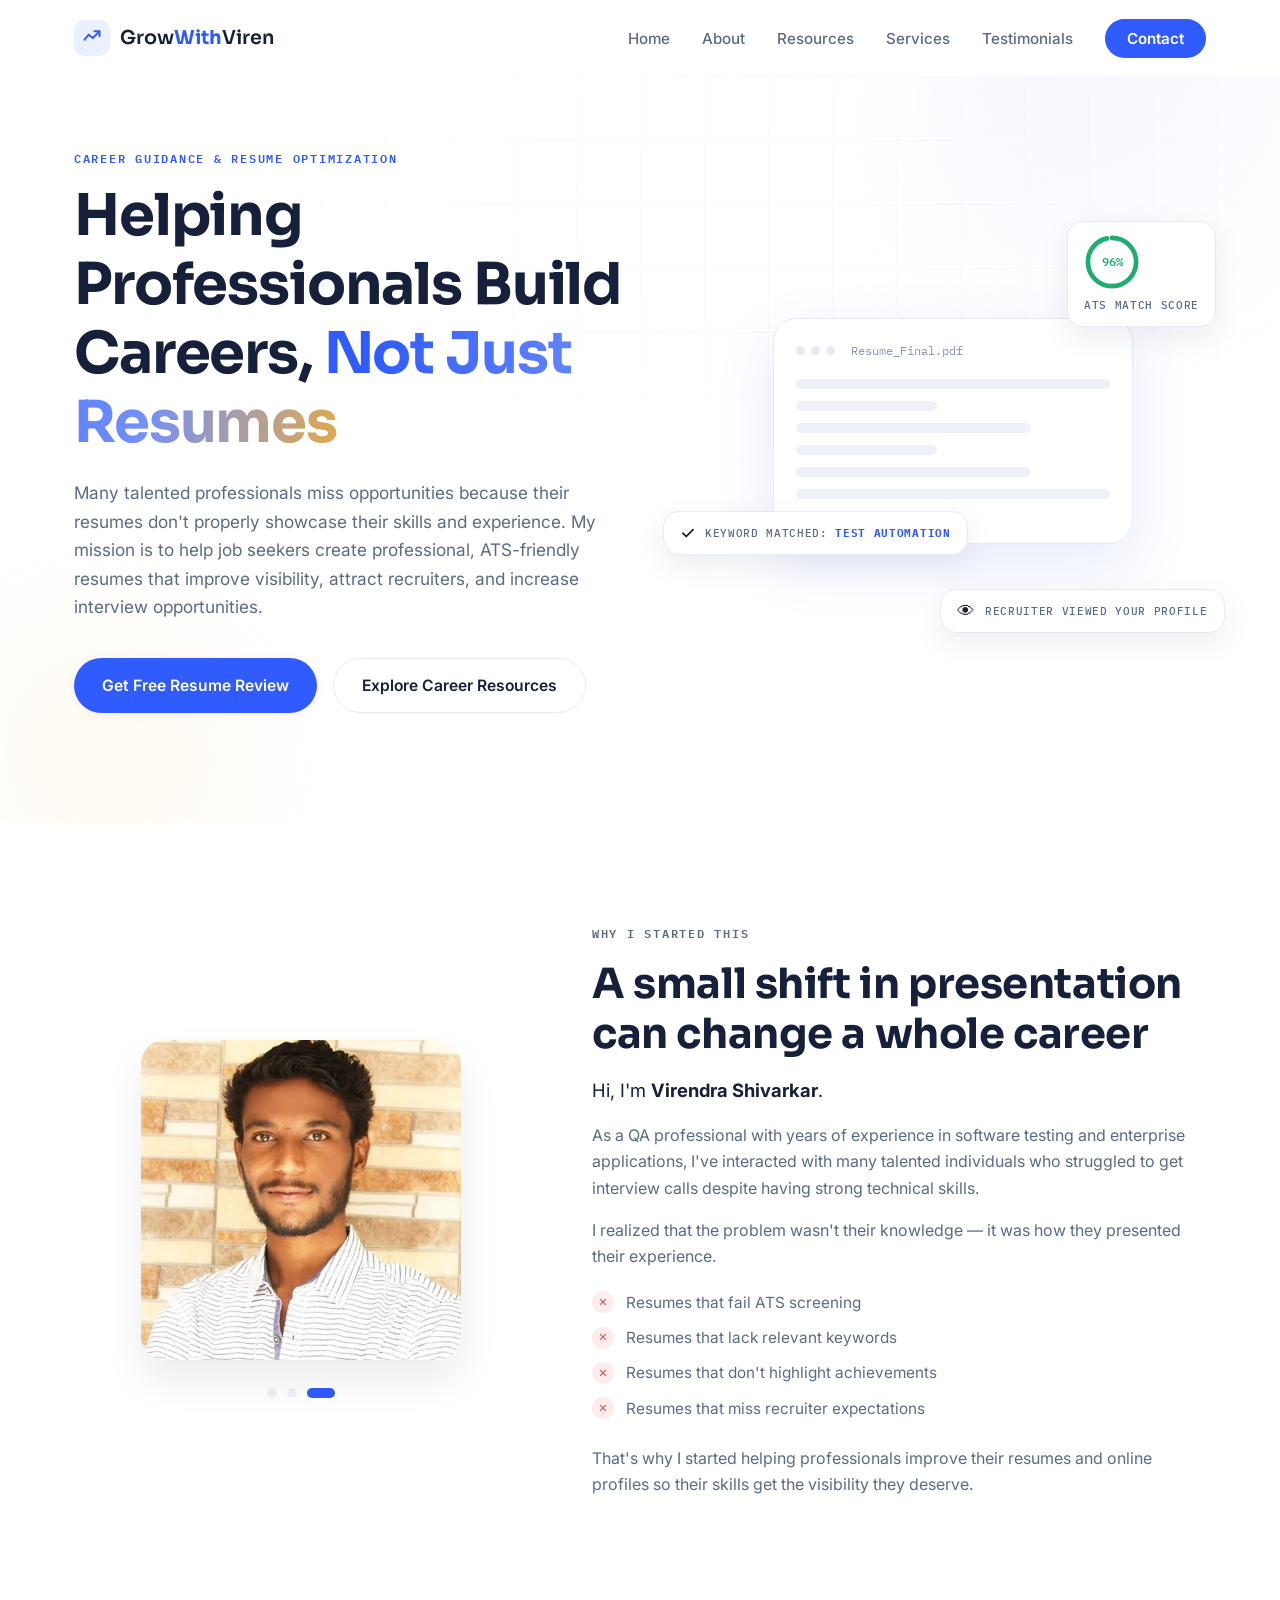
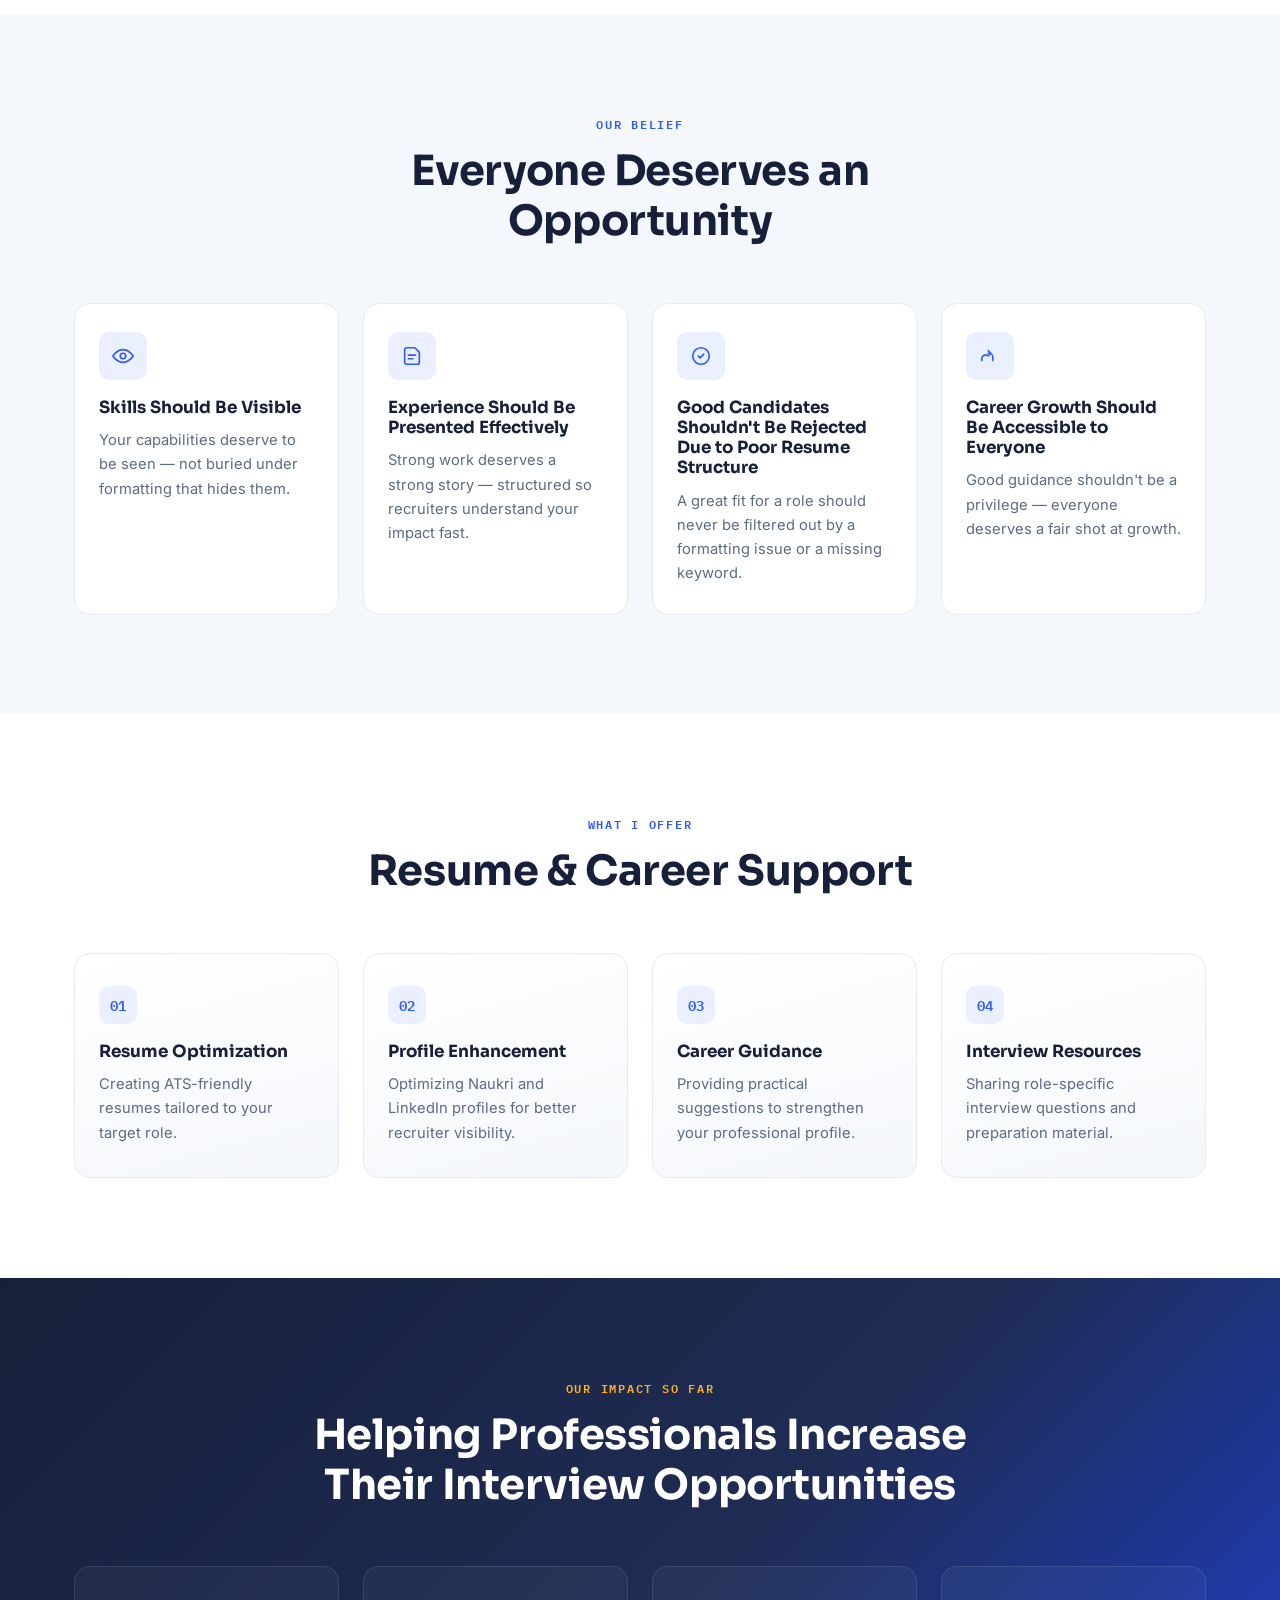
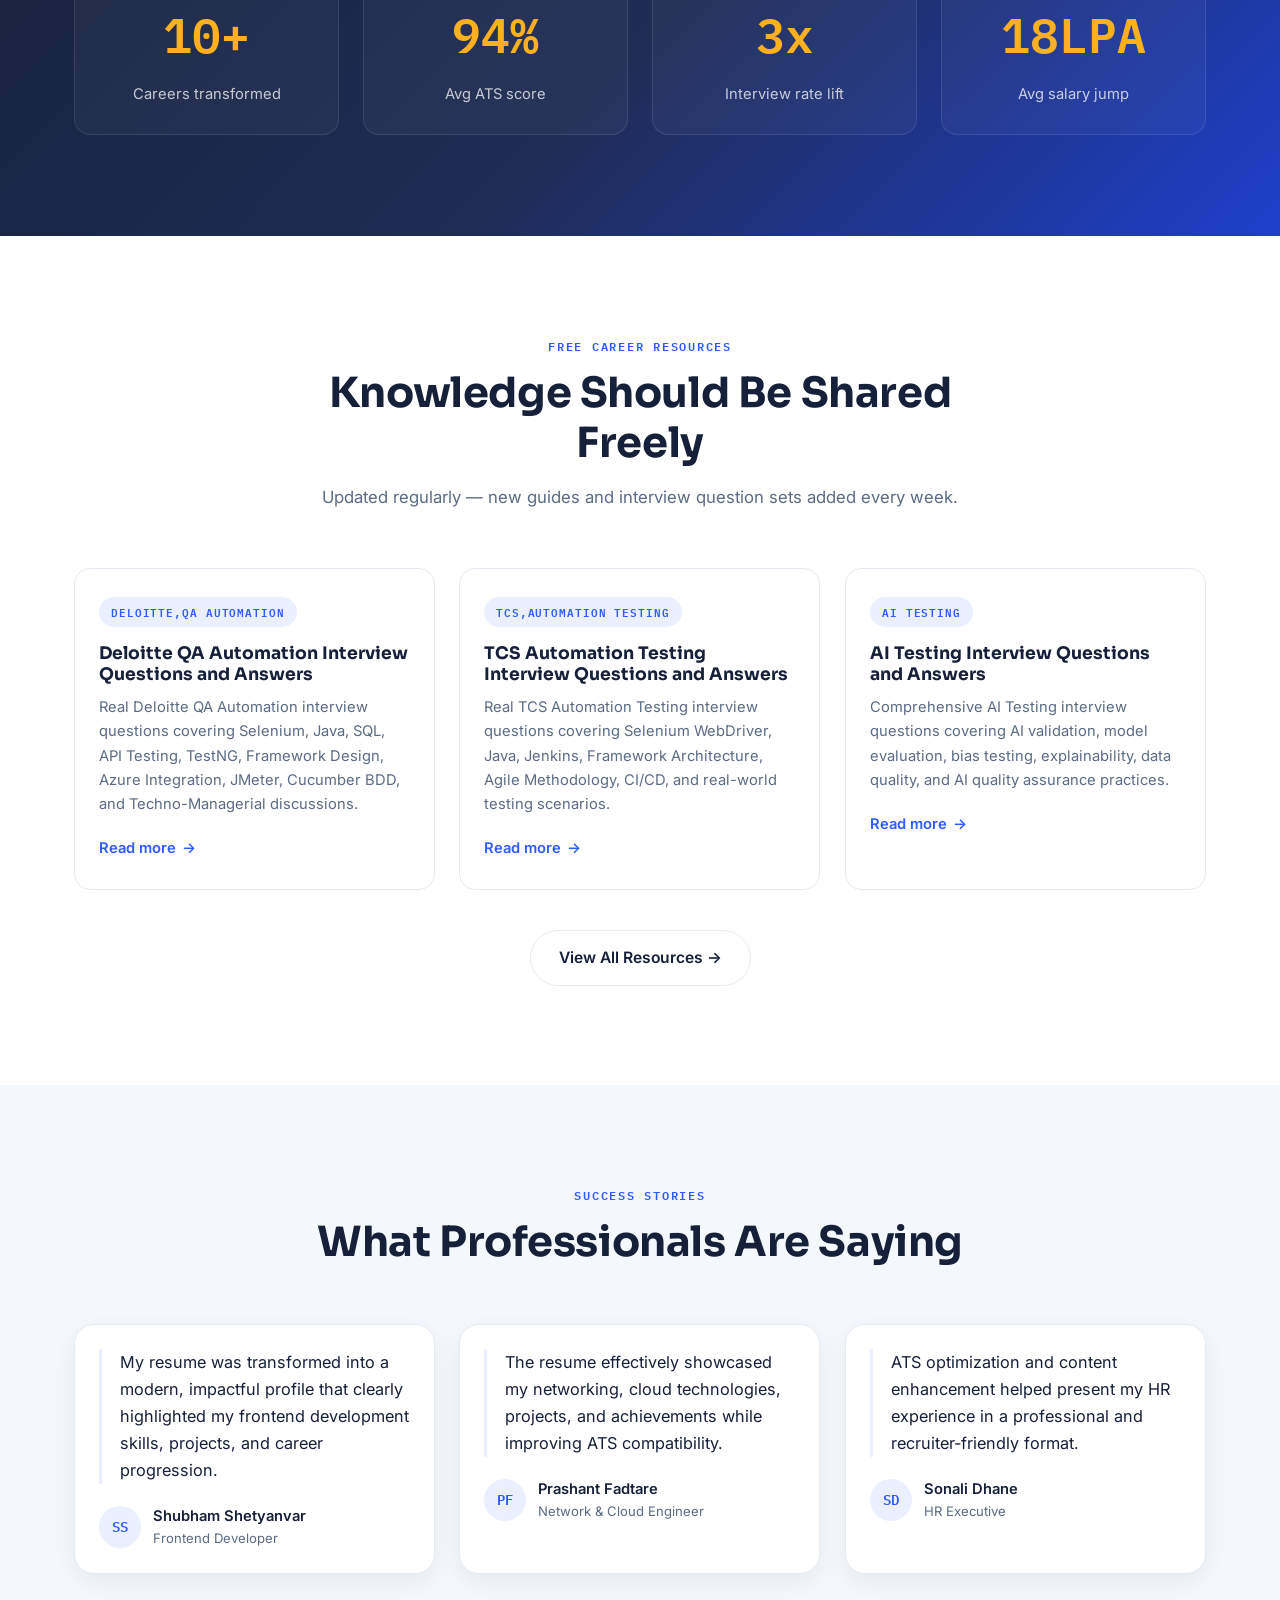
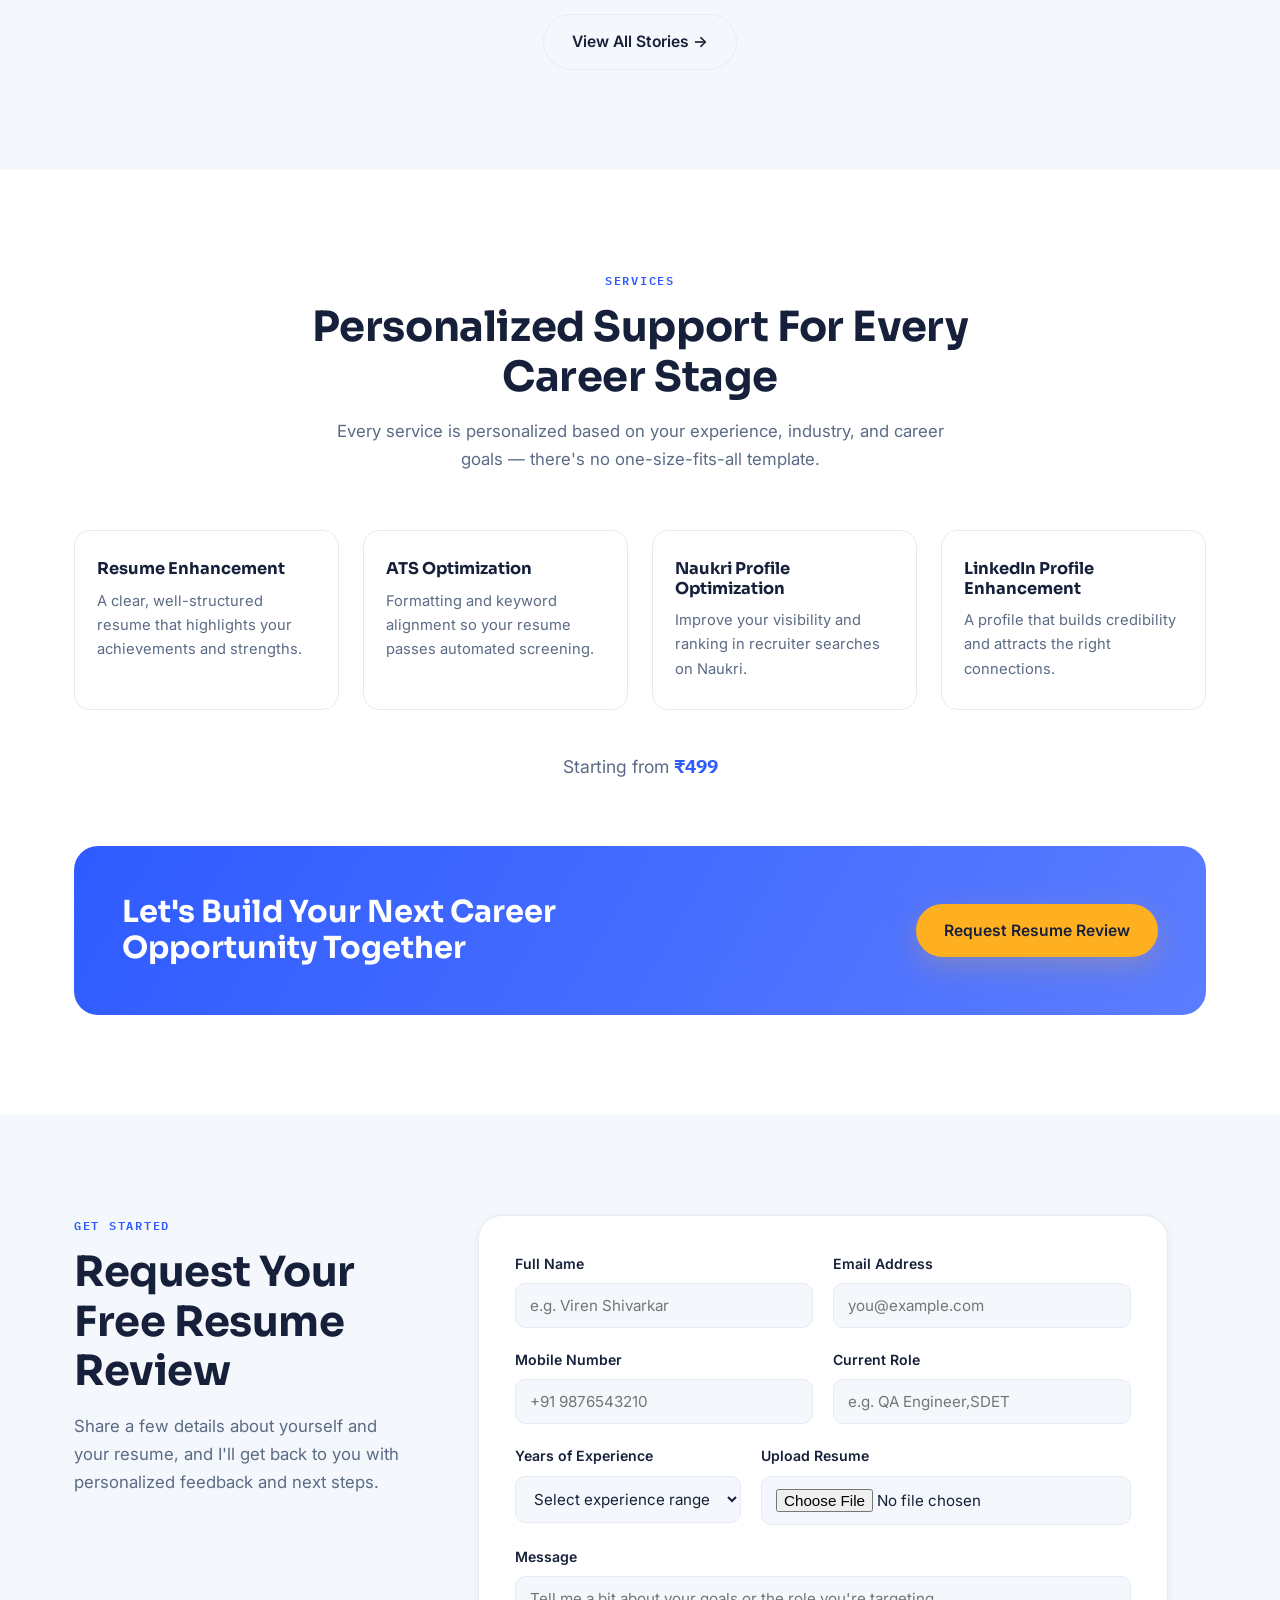
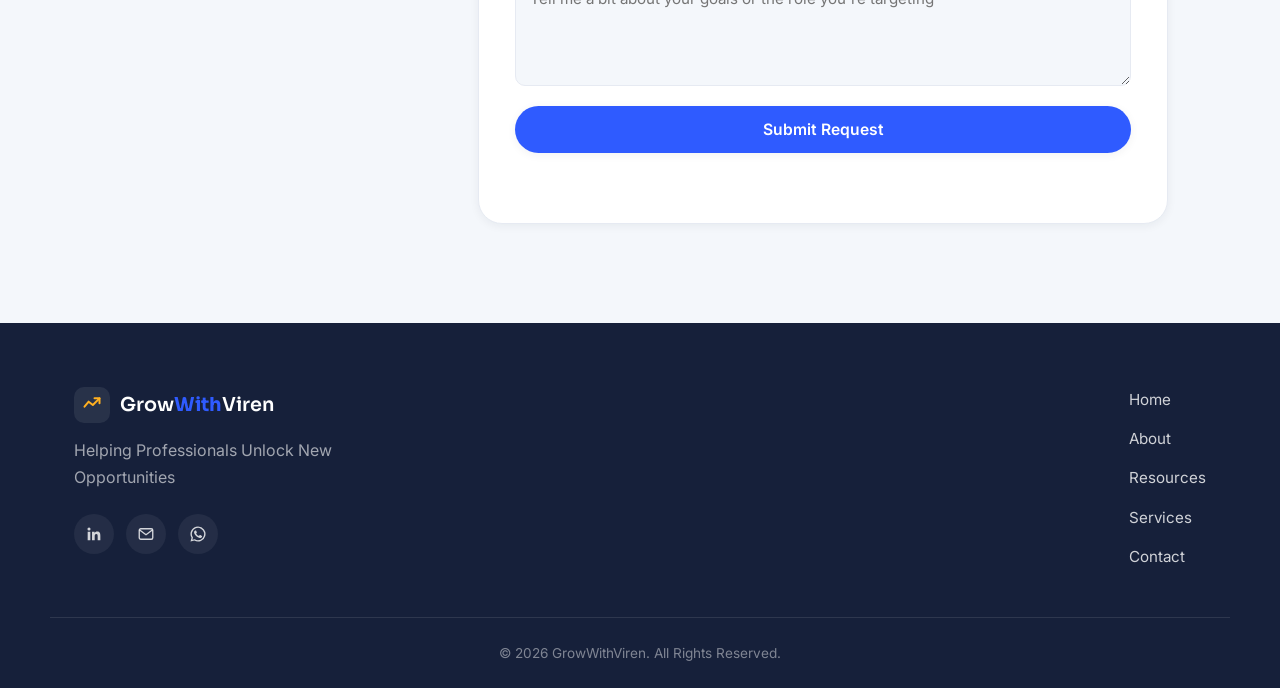
<file: index.html>
<!DOCTYPE html>
<html lang="en">
<head>
  <meta charset="UTF-8">
  <meta name="viewport" content="width=device-width, initial-scale=1.0">

  <!-- ===================== SEO ===================== -->
  <title>GrowWithViren | Career Guidance, Resume Optimization &amp; ATS-Friendly Resumes</title>
  <meta name="description" content="GrowWithViren helps professionals build careers, not just resumes. Get ATS-friendly resume optimization, LinkedIn &amp; Naukri profile enhancement, and free career resources from Virendra Shivarkar.">
  <meta name="keywords" content="resume optimization, ATS resume, career guidance, LinkedIn profile, Naukri profile, QA interview questions, SDET interview questions, resume writing">
  <meta name="author" content="Virendra Shivarkar">
  <link rel="canonical" href="https://www.growwithviren.com/">

  <!-- Open Graph -->
  <meta property="og:type" content="website">
  <meta property="og:title" content="GrowWithViren | Helping Professionals Build Careers, Not Just Resumes">
  <meta property="og:description" content="ATS-friendly resumes, profile optimization, and free career resources to help you get noticed by recruiters and land more interviews.">
  <meta property="og:url" content="https://www.growwithviren.com/">
  <meta property="og:site_name" content="GrowWithViren">
  <meta property="og:image" content="https://www.growwithviren.com/assets/og-image.png">

  <!-- Twitter Card -->
  <meta name="twitter:card" content="summary_large_image">
  <meta name="twitter:title" content="GrowWithViren | Helping Professionals Build Careers, Not Just Resumes">
  <meta name="twitter:description" content="ATS-friendly resumes, profile optimization, and free career resources to help you get noticed by recruiters and land more interviews.">

  <!-- Favicon -->
  <link rel="icon" type="image/svg+xml" href="data:image/svg+xml,%3Csvg xmlns='http://www.w3.org/2000/svg' viewBox='0 0 100 100'%3E%3Crect rx='22' width='100' height='100' fill='%232F5BFF'/%3E%3Cpath d='M28 62 L42 38 L58 52 L72 30' stroke='white' stroke-width='8' fill='none' stroke-linecap='round' stroke-linejoin='round'/%3E%3C/svg%3E">

  <!-- Fonts -->
  <link rel="preconnect" href="https://fonts.googleapis.com">
  <link rel="preconnect" href="https://fonts.gstatic.com" crossorigin>
  <link href="https://fonts.googleapis.com/css2?family=Sora:wght@400;500;600;700;800&amp;family=Inter:wght@400;500;600;700&amp;family=IBM+Plex+Mono:wght@500;600&amp;display=swap" rel="stylesheet">

  <!-- Stylesheet -->
  <link rel="stylesheet" href="css/style.css">

  <!-- Structured data -->
  <script type="application/ld+json">
  {
    "@context": "https://schema.org",
    "@type": "ProfessionalService",
    "name": "GrowWithViren",
    "founder": {
      "@type": "Person",
      "name": "Virendra Shivarkar"
    },
    "description": "Career guidance and professional growth platform offering ATS-friendly resume optimization, LinkedIn and Naukri profile enhancement, and free career resources.",
    "url": "https://www.growwithviren.com/",
    "areaServed": "Global",
    "priceRange": "₹₹"
  }
  </script>
</head>
<body>

  <!-- Skip link for accessibility -->
  <a class="skip-link" href="#main-content">Skip to main content</a>

  <!-- ===================== HEADER / NAV ===================== -->
  <header class="site-header" id="site-header">
    <nav class="navbar" aria-label="Primary navigation">
      <a href="#home" class="navbar__logo" aria-label="GrowWithViren home">
        <span class="navbar__logo-mark" aria-hidden="true">
          <svg viewBox="0 0 24 24" fill="none" xmlns="http://www.w3.org/2000/svg">
            <path d="M3 14L8 8L13 12L21 4" stroke="currentColor" stroke-width="2.4" stroke-linecap="round" stroke-linejoin="round"/>
            <path d="M15 4H21V10" stroke="currentColor" stroke-width="2.4" stroke-linecap="round" stroke-linejoin="round"/>
          </svg>
        </span>
        <span class="navbar__logo-text">Grow<strong>With</strong>Viren</span>
      </a>

      <button class="navbar__toggle" id="navToggle" aria-expanded="false" aria-controls="navMenu" aria-label="Toggle navigation menu">
        <span class="navbar__toggle-bar"></span>
        <span class="navbar__toggle-bar"></span>
        <span class="navbar__toggle-bar"></span>
      </button>

      <ul class="navbar__menu" id="navMenu">
        <li><a href="#home" class="navbar__link">Home</a></li>
        <li><a href="#about" class="navbar__link">About</a></li>
        <li><a href="#resources" class="navbar__link">Resources</a></li>
        <li><a href="#services" class="navbar__link">Services</a></li>
        <li><a href="#testimonials" class="navbar__link">Testimonials</a></li>
        <li><a href="#contact" class="navbar__link navbar__link--cta">Contact</a></li>
      </ul>
    </nav>
  </header>

  <main id="main-content">

    <!-- ===================== HERO ===================== -->
    <section class="hero" id="home">
      <div class="hero__bg" aria-hidden="true">
        <span class="hero__blob hero__blob--1"></span>
        <span class="hero__blob hero__blob--2"></span>
        <span class="hero__grid"></span>
      </div>

      <div class="container hero__inner">
        <div class="hero__content" data-animate="fade-up">
          <p class="eyebrow">Career Guidance &amp; Resume Optimization</p>
          <h1 class="hero__title">Helping Professionals Build Careers, <span class="text-gradient">Not Just Resumes</span></h1>
          <p class="hero__subtitle">
            Many talented professionals miss opportunities because their resumes don't properly
            showcase their skills and experience. My mission is to help job seekers create
            professional, ATS-friendly resumes that improve visibility, attract recruiters, and
            increase interview opportunities.
          </p>
          <div class="hero__actions">
            <a href="#contact" class="btn btn--primary btn--pulse">Get Free Resume Review</a>
            <a href="#resources" class="btn btn--ghost">Explore Career Resources</a>
          </div>
        </div>

        <div class="hero__visual" data-animate="fade-up" data-animate-delay="150">
          <!-- Signature element: ATS Resume Scanner -->
          <div class="scan-card" role="img" aria-label="Illustration of a resume being scanned and matched against recruiter keywords with an ATS score of 96 percent">
            <div class="scan-card__beam"></div>
            <div class="scan-card__header">
              <span class="scan-card__dot"></span>
              <span class="scan-card__dot"></span>
              <span class="scan-card__dot"></span>
              <span class="scan-card__title">Resume_Final.pdf</span>
            </div>
            <div class="scan-card__body">
              <div class="scan-line scan-line--lg"></div>
              <div class="scan-line scan-line--sm"></div>
              <div class="scan-line scan-line--md"></div>
              <div class="scan-line scan-line--sm"></div>
              <div class="scan-line scan-line--md"></div>
              <div class="scan-line scan-line--lg"></div>
              <div class="scan-line scan-line--sm"></div>
            </div>
          </div>

          <div class="float-card float-card--score" data-animate="fade-up" data-animate-delay="400">
            <span class="float-card__ring" aria-hidden="true">
              <svg viewBox="0 0 36 36">
                <circle class="ring__bg" cx="18" cy="18" r="15.5"></circle>
                <circle class="ring__fg" cx="18" cy="18" r="15.5"></circle>
              </svg>
              <span class="float-card__ring-value">96%</span>
            </span>
            <span class="float-card__label">ATS Match Score</span>
          </div>

          <div class="float-card float-card--keyword" data-animate="fade-up" data-animate-delay="550">
            <span class="float-card__icon">✓</span>
            <span class="float-card__label">Keyword Matched: <strong>Test Automation</strong></span>
          </div>

          <div class="float-card float-card--eye" data-animate="fade-up" data-animate-delay="700">
            <span class="float-card__icon">👁</span>
            <span class="float-card__label">Recruiter viewed your profile</span>
          </div>
        </div>
      </div>
    </section>

    <!-- ===================== ABOUT ===================== -->
    <section class="about" id="about">
      <div class="container about__inner">
        <div class="about__visual" data-animate="fade-up">
          <div class="about__photo">
    <img
        src="assets/images/virendra-shivarkar.jpg"
        alt="Virendra Shivarkar"
        class="about__photo-image"
        loading="lazy"
        onerror="this.src='assets/images/profile-placeholder.jpg';"
    >
            
</div>
          <div class="about__timeline" aria-hidden="true">
            <span class="about__timeline-dot"></span>
            <span class="about__timeline-dot"></span>
            <span class="about__timeline-dot about__timeline-dot--active"></span>
          </div>
        </div>

        <div class="about__content" data-animate="fade-up" data-animate-delay="150">
          <p class="eyebrow">Why I Started This</p>
          <h2 class="section-title">A small shift in presentation can change a whole career</h2>

          <p class="about__lead">Hi, I'm <strong>Virendra Shivarkar</strong>.</p>

          <p>
            As a QA professional with years of experience in software testing and enterprise
            applications, I've interacted with many talented individuals who struggled to get
            interview calls despite having strong technical skills.
          </p>
          <p>
            I realized that the problem wasn't their knowledge &mdash; it was how they presented
            their experience.
          </p>

          <ul class="about__list">
            <li><span class="about__list-icon">✕</span> Resumes that fail ATS screening</li>
            <li><span class="about__list-icon">✕</span> Resumes that lack relevant keywords</li>
            <li><span class="about__list-icon">✕</span> Resumes that don't highlight achievements</li>
            <li><span class="about__list-icon">✕</span> Resumes that miss recruiter expectations</li>
          </ul>

          <p>
            That's why I started helping professionals improve their resumes and online profiles
            so their skills get the visibility they deserve.
          </p>
        </div>
      </div>
    </section>

    <!-- ===================== MISSION ===================== -->
    <section class="mission" id="mission">
      <div class="container">
        <div class="section-head" data-animate="fade-up">
          <p class="eyebrow">Our Belief</p>
          <h2 class="section-title">Everyone Deserves an Opportunity</h2>
        </div>

        <div class="mission__grid">
          <article class="mission-card" data-animate="fade-up" data-animate-delay="0">
            <div class="mission-card__icon" aria-hidden="true">
              <svg viewBox="0 0 24 24" fill="none" xmlns="http://www.w3.org/2000/svg"><path d="M1 12s4-7 11-7 11 7 11 7-4 7-11 7-11-7-11-7Z" stroke="currentColor" stroke-width="1.8"/><circle cx="12" cy="12" r="3" stroke="currentColor" stroke-width="1.8"/></svg>
            </div>
            <h3 class="mission-card__title">Skills Should Be Visible</h3>
            <p class="mission-card__text">Your capabilities deserve to be seen &mdash; not buried under formatting that hides them.</p>
          </article>

          <article class="mission-card" data-animate="fade-up" data-animate-delay="100">
            <div class="mission-card__icon" aria-hidden="true">
              <svg viewBox="0 0 24 24" fill="none" xmlns="http://www.w3.org/2000/svg"><path d="M4 19V5a2 2 0 0 1 2-2h9l5 5v11a2 2 0 0 1-2 2H6a2 2 0 0 1-2-2Z" stroke="currentColor" stroke-width="1.8"/><path d="M8 11h8M8 15h5" stroke="currentColor" stroke-width="1.8" stroke-linecap="round"/></svg>
            </div>
            <h3 class="mission-card__title">Experience Should Be Presented Effectively</h3>
            <p class="mission-card__text">Strong work deserves a strong story &mdash; structured so recruiters understand your impact fast.</p>
          </article>

          <article class="mission-card" data-animate="fade-up" data-animate-delay="200">
            <div class="mission-card__icon" aria-hidden="true">
              <svg viewBox="0 0 24 24" fill="none" xmlns="http://www.w3.org/2000/svg"><path d="m9 12 2 2 4-4" stroke="currentColor" stroke-width="1.8" stroke-linecap="round" stroke-linejoin="round"/><circle cx="12" cy="12" r="9" stroke="currentColor" stroke-width="1.8"/></svg>
            </div>
            <h3 class="mission-card__title">Good Candidates Shouldn't Be Rejected Due to Poor Resume Structure</h3>
            <p class="mission-card__text">A great fit for a role should never be filtered out by a formatting issue or a missing keyword.</p>
          </article>

          <article class="mission-card" data-animate="fade-up" data-animate-delay="300">
            <div class="mission-card__icon" aria-hidden="true">
              <svg viewBox="0 0 24 24" fill="none" xmlns="http://www.w3.org/2000/svg"><path d="M3 17v-2a4 4 0 0 1 4-4h2m6 6v-4a4 4 0 0 0-4-4h-1m0-3 3 3-3 3" stroke="currentColor" stroke-width="1.8" stroke-linecap="round" stroke-linejoin="round"/></svg>
            </div>
            <h3 class="mission-card__title">Career Growth Should Be Accessible to Everyone</h3>
            <p class="mission-card__text">Good guidance shouldn't be a privilege &mdash; everyone deserves a fair shot at growth.</p>
          </article>
        </div>
      </div>
    </section>

    <!-- ===================== HOW I HELP ===================== -->
    <section class="help" id="how-i-help">
      <div class="container">
        <div class="section-head" data-animate="fade-up">
          <p class="eyebrow">What I Offer</p>
          <h2 class="section-title">Resume &amp; Career Support</h2>
        </div>

        <div class="help__grid">
          <article class="help-card" data-animate="fade-up" data-animate-delay="0">
            <div class="help-card__badge">01</div>
            <h3 class="help-card__title">Resume Optimization</h3>
            <p class="help-card__text">Creating ATS-friendly resumes tailored to your target role.</p>
          </article>

          <article class="help-card" data-animate="fade-up" data-animate-delay="100">
            <div class="help-card__badge">02</div>
            <h3 class="help-card__title">Profile Enhancement</h3>
            <p class="help-card__text">Optimizing Naukri and LinkedIn profiles for better recruiter visibility.</p>
          </article>

          <article class="help-card" data-animate="fade-up" data-animate-delay="200">
            <div class="help-card__badge">03</div>
            <h3 class="help-card__title">Career Guidance</h3>
            <p class="help-card__text">Providing practical suggestions to strengthen your professional profile.</p>
          </article>

          <article class="help-card" data-animate="fade-up" data-animate-delay="300">
            <div class="help-card__badge">04</div>
            <h3 class="help-card__title">Interview Resources</h3>
            <p class="help-card__text">Sharing role-specific interview questions and preparation material.</p>
          </article>
        </div>
      </div>
    </section>

    <!-- ===================== SUCCESS JOURNEY (stats) ===================== -->
    <section class="stats" id="success-journey">
      <div class="container">
        <div class="section-head section-head--light" data-animate="fade-up">
          <p class="eyebrow eyebrow--light">Our Impact So Far</p>
          <h2 class="section-title section-title--light">Helping Professionals Increase Their Interview Opportunities</h2>
        </div>

        <div class="stats__grid">
          <div class="stat" data-animate="fade-up" data-animate-delay="0">
            <span class="stat__value" data-count="10+" data-suffix="+">0</span>
            <span class="stat__label">Careers transformed</span>
          </div>
          <div class="stat" data-animate="fade-up" data-animate-delay="100">
            <span class="stat__value" data-count="94" data-suffix="%">0</span>
            <span class="stat__label">Avg ATS score</span>
          </div>
          <div class="stat" data-animate="fade-up" data-animate-delay="200">
            <span class="stat__value" data-count="3" data-suffix="x">0</span>
            <span class="stat__label">Interview rate lift</span>
          </div>
          <div class="stat" data-animate="fade-up" data-animate-delay="300">
            <span class="stat__value" data-count="18" data-suffix="LPA">0</span>
            <span class="stat__label">Avg salary jump</span>
          </div>
        </div> 
      </div>
    </section>

    <!-- ===================== RESOURCES ===================== -->
    <section class="resources" id="resources">
      <div class="container">
        <div class="section-head" data-animate="fade-up">
          <p class="eyebrow">Free Career Resources</p>
          <h2 class="section-title">Knowledge Should Be Shared Freely</h2>
          <p class="section-subtitle">Updated regularly — new guides and interview question sets added every week.</p>
        </div>

        <!-- Featured resources — rendered from JSON by homepage-data.js -->
        <div class="resources__grid" id="homeResourcesGrid">
          <!-- 3 featured cards injected by JS -->
        </div>

        <div style="text-align:center; margin-top:40px;" data-animate="fade-up">
          <a href="resources.html" class="btn btn--ghost">View All Resources →</a>
        </div>
      </div>
    </section>

    <!-- ===================== TESTIMONIALS ===================== -->
    <section class="testimonials" id="testimonials">
      <div class="container">
        <div class="section-head" data-animate="fade-up">
          <p class="eyebrow">Success Stories</p>
          <h2 class="section-title">What Professionals Are Saying</h2>
        </div>

        <!-- Featured testimonials — rendered from JSON -->
        <div class="testimonials__grid" id="homeTestimonialsGrid">
          <!-- 3 featured cards injected by JS -->
        </div>

        <div style="text-align:center; margin-top:40px;" data-animate="fade-up">
          <a href="testimonials.html" class="btn btn--ghost">View All Stories →</a>
        </div>
      </div>
    </section>

    <!-- ===================== SERVICES ===================== -->
    <section class="services" id="services">
      <div class="container">
        <div class="section-head" data-animate="fade-up">
          <p class="eyebrow">Services</p>
          <h2 class="section-title">Personalized Support For Every Career Stage</h2>
          <p class="section-subtitle">
            Every service is personalized based on your experience, industry, and career goals &mdash;
            there's no one-size-fits-all template.
          </p>
        </div>

        <div class="services__grid">
          <article class="service-card" data-animate="fade-up" data-animate-delay="0">
            <h3 class="service-card__title">Resume Enhancement</h3>
            <p class="service-card__text">A clear, well-structured resume that highlights your achievements and strengths.</p>
          </article>

          <article class="service-card" data-animate="fade-up" data-animate-delay="100">
            <h3 class="service-card__title">ATS Optimization</h3>
            <p class="service-card__text">Formatting and keyword alignment so your resume passes automated screening.</p>
          </article>

          <article class="service-card" data-animate="fade-up" data-animate-delay="200">
            <h3 class="service-card__title">Naukri Profile Optimization</h3>
            <p class="service-card__text">Improve your visibility and ranking in recruiter searches on Naukri.</p>
          </article>

          <article class="service-card" data-animate="fade-up" data-animate-delay="300">
            <h3 class="service-card__title">LinkedIn Profile Enhancement</h3>
            <p class="service-card__text">A profile that builds credibility and attracts the right connections.</p>
          </article>
        </div>

        <p class="services__pricing" data-animate="fade-up">Starting from <strong>₹499</strong></p>
      </div>

      <!-- CTA banner -->
      <div class="container">
        <div class="cta-banner" data-animate="fade-up">
          <h3 class="cta-banner__title">Let's Build Your Next Career Opportunity Together</h3>
          <a href="#contact" class="btn btn--accent btn--pulse">Request Resume Review</a>
        </div>
      </div>
    </section>

    <!-- ===================== CONTACT ===================== -->
    <section class="contact" id="contact">
      <div class="container contact__inner">
        <div class="contact__intro" data-animate="fade-up">
          <p class="eyebrow">Get Started</p>
          <h2 class="section-title">Request Your Free Resume Review</h2>
          <p class="section-subtitle">
            Share a few details about yourself and your resume, and I'll get back to you with
            personalized feedback and next steps.
          </p>
        </div>
      
        <form
  class="contact-form"
  id="contactForm"
  name="resume-review"
  method="POST"
  action="/success.html"
  data-netlify="true"
  netlify-honeypot="bot-field"
  enctype="multipart/form-data"
  data-animate="fade-up"
  data-animate-delay="150">
<input type="hidden" name="form-name" value="resume-review">

<p hidden>
  <label>
    Don't fill this out:
    <input name="bot-field">
  </label>
</p>

        <div class="form-row">
            <div class="form-field">
              <label for="fullName">Full Name</label>
              <input type="text" id="fullName" name="fullName" placeholder="e.g. Viren Shivarkar" required>
            </div>
            <div class="form-field">
              <label for="email">Email Address</label>
              <input type="email" id="email" name="email" placeholder="you@example.com" required>
            </div>
          </div>

          <div class="form-row">
            <div class="form-field">
              <label for="mobile">Mobile Number</label>
              <input type="tel" id="mobile" name="mobile" placeholder="+91 9876543210" required>
            </div>
            <div class="form-field">
              <label for="currentRole">Current Role</label>
              <input type="text" id="currentRole" name="currentRole" placeholder="e.g. QA Engineer,SDET" required>
            </div>
          </div>

          <div class="form-row">
            <div class="form-field">
              <label for="experience">Years of Experience</label>
              <select id="experience" name="experience" required>
                <option value="" disabled selected>Select experience range</option>
                <option value="0-1">0 &ndash; 1 years</option>
                <option value="1-3">1 &ndash; 3 years</option>
                <option value="3-5">3 &ndash; 5 years</option>
                <option value="5-10">5 &ndash; 10 years</option>
                <option value="10+">10+ years</option>
              </select>
            </div>
          <div class="form-field">
              <label for="resumeUpload">Upload Resume</label>
              <input type="file" id="resumeUpload" name="resumeUpload" accept=".pdf,.doc,.docx">
            </div>
          </div>

          <div class="form-field">
            <label for="message">Message</label>
            <textarea id="message" name="message" rows="4" placeholder="Tell me a bit about your goals or the role you're targeting"></textarea>
          </div>

          <button type="submit" class="btn btn--primary btn--block">Submit Request</button>

          <p class="form-status" id="formStatus" role="status" aria-live="polite"></p>
        </form>
      </div>
    </section>

  </main>

  <!-- ===================== FOOTER ===================== -->
  <footer class="site-footer">
    <div class="container site-footer__inner">
      <div class="site-footer__brand">
        <a href="#home" class="navbar__logo navbar__logo--footer" aria-label="GrowWithViren home">
          <span class="navbar__logo-mark" aria-hidden="true">
            <svg viewBox="0 0 24 24" fill="none" xmlns="http://www.w3.org/2000/svg">
              <path d="M3 14L8 8L13 12L21 4" stroke="currentColor" stroke-width="2.4" stroke-linecap="round" stroke-linejoin="round"/>
              <path d="M15 4H21V10" stroke="currentColor" stroke-width="2.4" stroke-linecap="round" stroke-linejoin="round"/>
            </svg>
          </span>
          <span class="navbar__logo-text">Grow<strong>With</strong>Viren</span>
        </a>
        <p class="site-footer__tagline">Helping Professionals Unlock New Opportunities</p>

        <div class="site-footer__socials">
          <a href="https://www.linkedin.com/in/virendra-shivarkar-881945110/" class="social-icon" aria-label="LinkedIn">
            <svg viewBox="0 0 24 24" fill="currentColor" aria-hidden="true"><path d="M20.45 20.45h-3.55v-5.57c0-1.33-.02-3.04-1.85-3.04-1.85 0-2.13 1.45-2.13 2.94v5.67H9.37V9h3.41v1.56h.05c.48-.9 1.64-1.85 3.37-1.85 3.6 0 4.27 2.37 4.27 5.46v6.28ZM5.34 7.43a2.06 2.06 0 1 1 0-4.12 2.06 2.06 0 0 1 0 4.12ZM7.12 20.45H3.56V9h3.56v11.45Z"/></svg>
          </a>
          <a href="mailto:virenshivarkar301@gmail.com" class="social-icon" aria-label="Email">
            <svg viewBox="0 0 24 24" fill="none" stroke="currentColor" aria-hidden="true"><rect x="3" y="5" width="18" height="14" rx="2" stroke-width="1.8"/><path d="m4 7 8 6 8-6" stroke-width="1.8" stroke-linecap="round" stroke-linejoin="round"/></svg>
          </a>
          <a href="https://api.whatsapp.com/send?phone=918686678181" class="social-icon" aria-label="WhatsApp">
            <svg viewBox="0 0 24 24" fill="currentColor" aria-hidden="true"><path d="M12 2a10 10 0 0 0-8.6 15.1L2 22l5.06-1.33A10 10 0 1 0 12 2Zm0 18.2a8.16 8.16 0 0 1-4.17-1.14l-.3-.18-3 .79.8-2.92-.2-.3A8.18 8.18 0 1 1 12 20.2Zm4.52-6.13c-.25-.12-1.45-.71-1.67-.8-.22-.08-.39-.12-.55.12-.16.25-.63.8-.78.96-.14.16-.29.18-.54.06-.25-.12-1.04-.38-1.98-1.22-.73-.65-1.22-1.45-1.37-1.69-.14-.25-.02-.38.12-.5.12-.12.27-.31.41-.46.14-.16.18-.27.27-.45.09-.18.05-.34-.02-.46-.07-.12-.6-1.45-.83-1.98-.22-.52-.45-.45-.62-.46h-.53c-.18 0-.46.06-.7.32-.25.27-.96.94-.96 2.28 0 1.35.98 2.65 1.12 2.83.14.18 1.9 2.9 4.6 3.95 2.7 1.04 2.7.7 3.18.65.49-.05 1.45-.59 1.65-1.17.2-.58.2-1.07.14-1.17-.05-.1-.22-.16-.47-.28Z"/></svg>
          </a>
        </div>
      </div>

      <nav class="site-footer__links" aria-label="Footer navigation">
        <a href="#home">Home</a>
        <a href="#about">About</a>
        <a href="#resources">Resources</a>
        <a href="#services">Services</a>
        <a href="#contact">Contact</a>
      </nav>
    </div>

    <div class="site-footer__bottom">
      <p>&copy; <span id="currentYear"></span> GrowWithViren. All Rights Reserved.</p>
    </div>
  </footer>

  <script src="js/script.js"></script>
  <script src="js/homepage-data.js"></script>
</body>
</html>
</file>
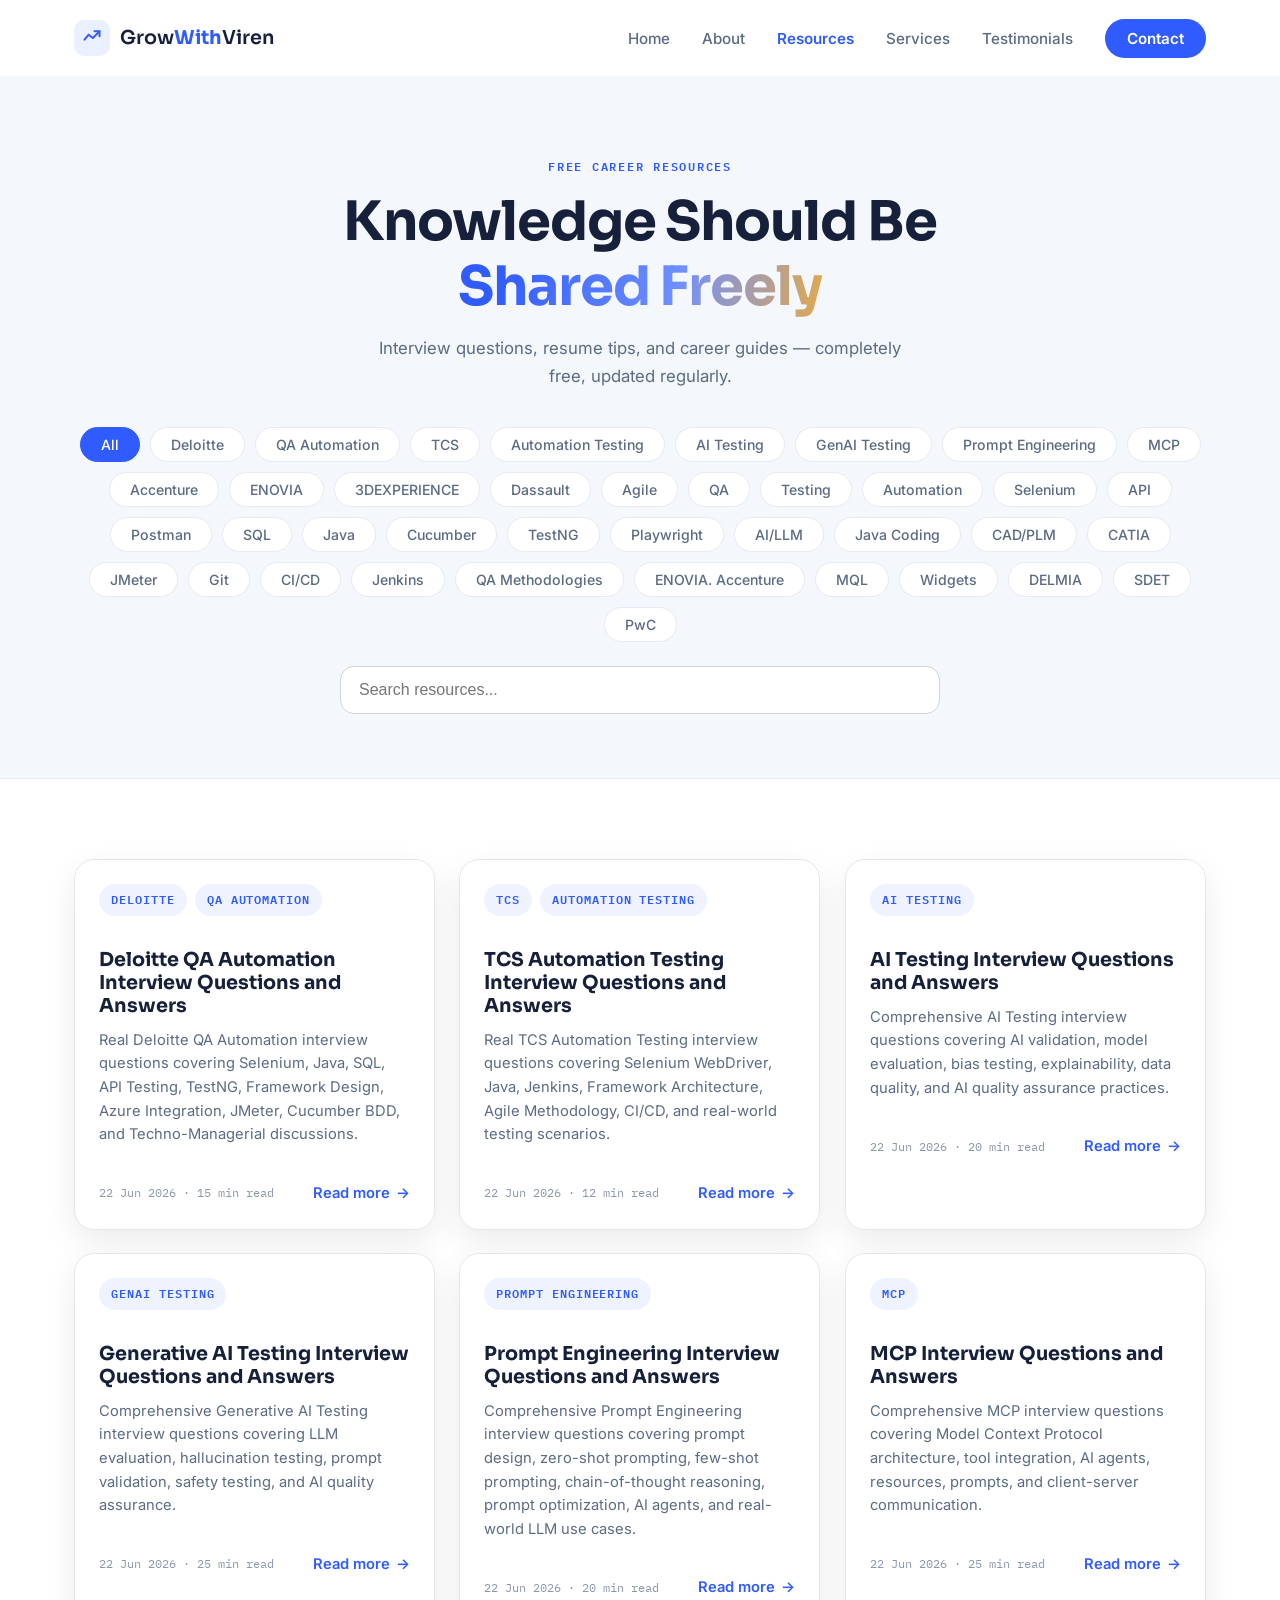
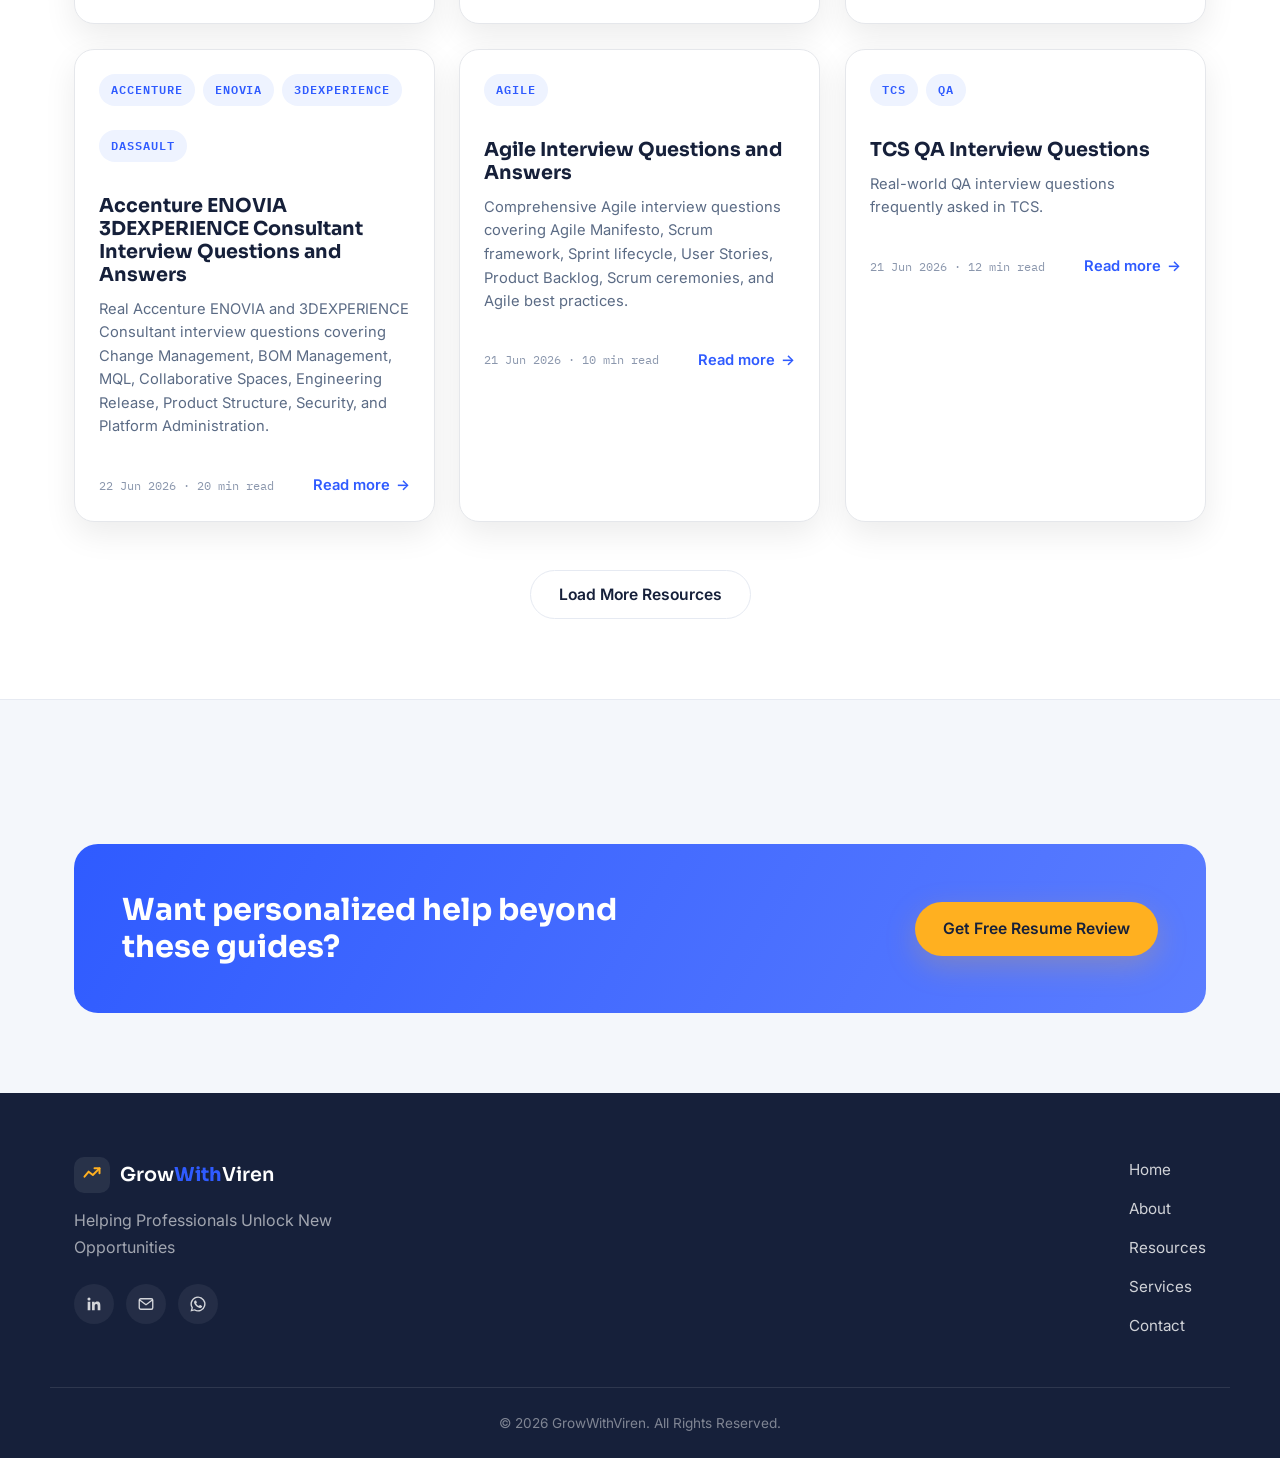
<file: resources.html>
<!DOCTYPE html>
<html lang="en">
<head>
  <meta charset="UTF-8">
  <meta name="viewport" content="width=device-width, initial-scale=1.0">
  <title>Free Career Resources | GrowWithViren</title>
  <meta name="description" content="Free QA, SDET, Selenium, SQL, SAP MM and Business Analyst interview questions and career resources from GrowWithViren.">
  <link rel="canonical" href="https://www.growwithviren.com/resources.html">
  <meta property="og:title" content="Free Career Resources | GrowWithViren">
  <meta property="og:description" content="Interview questions, resume tips, and career guides — all free.">
  <meta property="og:url" content="https://www.growwithviren.com/resources.html">

  <link rel="icon" type="image/svg+xml" href="data:image/svg+xml,%3Csvg xmlns='http://www.w3.org/2000/svg' viewBox='0 0 100 100'%3E%3Crect rx='22' width='100' height='100' fill='%232F5BFF'/%3E%3Cpath d='M28 62 L42 38 L58 52 L72 30' stroke='white' stroke-width='8' fill='none' stroke-linecap='round' stroke-linejoin='round'/%3E%3C/svg%3E">
  <link rel="preconnect" href="https://fonts.googleapis.com">
  <link rel="preconnect" href="https://fonts.gstatic.com" crossorigin>
  <link href="https://fonts.googleapis.com/css2?family=Sora:wght@400;500;600;700;800&family=Inter:wght@400;500;600;700&family=IBM+Plex+Mono:wght@500;600&display=swap" rel="stylesheet">
  <link rel="stylesheet" href="css/style.css">
  <link rel="stylesheet" href="css/pages.css">
</head>
<body>

  <a class="skip-link" href="#main-content">Skip to main content</a>

  <!-- NAV -->
  <header class="site-header" id="site-header">
    <nav class="navbar" aria-label="Primary navigation">
      <a href="index.html" class="navbar__logo" aria-label="GrowWithViren home">
        <span class="navbar__logo-mark" aria-hidden="true">
          <svg viewBox="0 0 24 24" fill="none"><path d="M3 14L8 8L13 12L21 4" stroke="currentColor" stroke-width="2.4" stroke-linecap="round" stroke-linejoin="round"/><path d="M15 4H21V10" stroke="currentColor" stroke-width="2.4" stroke-linecap="round" stroke-linejoin="round"/></svg>
        </span>
        <span class="navbar__logo-text">Grow<strong>With</strong>Viren</span>
      </a>
      <button class="navbar__toggle" id="navToggle" aria-expanded="false" aria-controls="navMenu" aria-label="Toggle navigation menu">
        <span class="navbar__toggle-bar"></span>
        <span class="navbar__toggle-bar"></span>
        <span class="navbar__toggle-bar"></span>
      </button>
      <ul class="navbar__menu" id="navMenu">
        <li><a href="index.html" class="navbar__link">Home</a></li>
        <li><a href="index.html#about" class="navbar__link">About</a></li>
        <li><a href="resources.html" class="navbar__link navbar__link--active">Resources</a></li>
        <li><a href="index.html#services" class="navbar__link">Services</a></li>
        <li><a href="testimonials.html" class="navbar__link">Testimonials</a></li>
        <li><a href="index.html#contact" class="navbar__link navbar__link--cta">Contact</a></li>
      </ul>
    </nav>
  </header>

  <main id="main-content">
    <!-- Page Hero -->
    <section class="page-hero">
      <div class="container">
        <p class="eyebrow">Free Career Resources</p>
        <h1 class="page-hero__title">Knowledge Should Be<br><span class="text-gradient">Shared Freely</span></h1>
        <p class="page-hero__subtitle">Interview questions, resume tips, and career guides — completely free, updated regularly.</p>

        <!-- Filter bar -->
        <div class="filter-bar" id="filterBar" role="group" aria-label="Filter resources by category">
    <button class="filter-btn filter-btn--active" data-filter="all">All</button>
</div>

<div class="resources-search">
    <input
        type="text"
        id="resourceSearch"
        placeholder="Search resources..."
        class="resources-search__input">
</div>
</div>
    </section>

    <!-- Resources Grid -->
    <section class="page-section">
      <div class="container">
        <div class="resources__grid" id="resourcesGrid">
          <!-- Cards injected by JS -->
        </div>

        <!-- Empty state -->
        <div class="empty-state" id="emptyState" hidden>
          <p>No resources found for this filter.</p>
        </div>

        <!-- Load More -->
        <div class="load-more-wrap" id="loadMoreWrap" hidden>
          <button class="btn btn--ghost load-more-btn" id="loadMoreBtn">Load More Resources</button>
        </div>
      </div>
    </section>

    <!-- CTA -->
    <section class="page-section page-section--soft">
      <div class="container">
        <div class="cta-banner">
          <h3 class="cta-banner__title">Want personalized help beyond these guides?</h3>
          <a href="index.html#contact" class="btn btn--accent btn--pulse">Get Free Resume Review</a>
        </div>
      </div>
    </section>
  </main>

  <footer class="site-footer">
    <div class="container site-footer__inner">
      <div class="site-footer__brand">
        <a href="index.html" class="navbar__logo navbar__logo--footer">
          <span class="navbar__logo-mark" aria-hidden="true">
            <svg viewBox="0 0 24 24" fill="none"><path d="M3 14L8 8L13 12L21 4" stroke="currentColor" stroke-width="2.4" stroke-linecap="round" stroke-linejoin="round"/><path d="M15 4H21V10" stroke="currentColor" stroke-width="2.4" stroke-linecap="round" stroke-linejoin="round"/></svg>
          </span>
          <span class="navbar__logo-text">Grow<strong>With</strong>Viren</span>
        </a>
        <p class="site-footer__tagline">Helping Professionals Unlock New Opportunities</p>
        <div class="site-footer__socials">
          <a href="#" class="social-icon" aria-label="LinkedIn"><svg viewBox="0 0 24 24" fill="currentColor" aria-hidden="true"><path d="M20.45 20.45h-3.55v-5.57c0-1.33-.02-3.04-1.85-3.04-1.85 0-2.13 1.45-2.13 2.94v5.67H9.37V9h3.41v1.56h.05c.48-.9 1.64-1.85 3.37-1.85 3.6 0 4.27 2.37 4.27 5.46v6.28ZM5.34 7.43a2.06 2.06 0 1 1 0-4.12 2.06 2.06 0 0 1 0 4.12ZM7.12 20.45H3.56V9h3.56v11.45Z"/></svg></a>
          <a href="mailto:hello@growwithviren.com" class="social-icon" aria-label="Email"><svg viewBox="0 0 24 24" fill="none" stroke="currentColor" aria-hidden="true"><rect x="3" y="5" width="18" height="14" rx="2" stroke-width="1.8"/><path d="m4 7 8 6 8-6" stroke-width="1.8" stroke-linecap="round" stroke-linejoin="round"/></svg></a>
          <a href="#" class="social-icon" aria-label="WhatsApp"><svg viewBox="0 0 24 24" fill="currentColor" aria-hidden="true"><path d="M12 2a10 10 0 0 0-8.6 15.1L2 22l5.06-1.33A10 10 0 1 0 12 2Zm0 18.2a8.16 8.16 0 0 1-4.17-1.14l-.3-.18-3 .79.8-2.92-.2-.3A8.18 8.18 0 1 1 12 20.2Zm4.52-6.13c-.25-.12-1.45-.71-1.67-.8-.22-.08-.39-.12-.55.12-.16.25-.63.8-.78.96-.14.16-.29.18-.54.06-.25-.12-1.04-.38-1.98-1.22-.73-.65-1.22-1.45-1.37-1.69-.14-.25-.02-.38.12-.5.12-.12.27-.31.41-.46.14-.16.18-.27.27-.45.09-.18.05-.34-.02-.46-.07-.12-.6-1.45-.83-1.98-.22-.52-.45-.45-.62-.46h-.53c-.18 0-.46.06-.7.32-.25.27-.96.94-.96 2.28 0 1.35.98 2.65 1.12 2.83.14.18 1.9 2.9 4.6 3.95 2.7 1.04 2.7.7 3.18.65.49-.05 1.45-.59 1.65-1.17.2-.58.2-1.07.14-1.17-.05-.1-.22-.16-.47-.28Z"/></svg></a>
        </div>
      </div>
      <nav class="site-footer__links" aria-label="Footer navigation">
        <a href="index.html">Home</a>
        <a href="index.html#about">About</a>
        <a href="resources.html">Resources</a>
        <a href="index.html#services">Services</a>
        <a href="index.html#contact">Contact</a>
      </nav>
    </div>
    <div class="site-footer__bottom">
      <p>&copy; <span id="currentYear"></span> GrowWithViren. All Rights Reserved.</p>
    </div>
  </footer>

  <script src="js/script.js"></script>
  <script src="js/resources.js"></script>
</body>
</html>
</file>
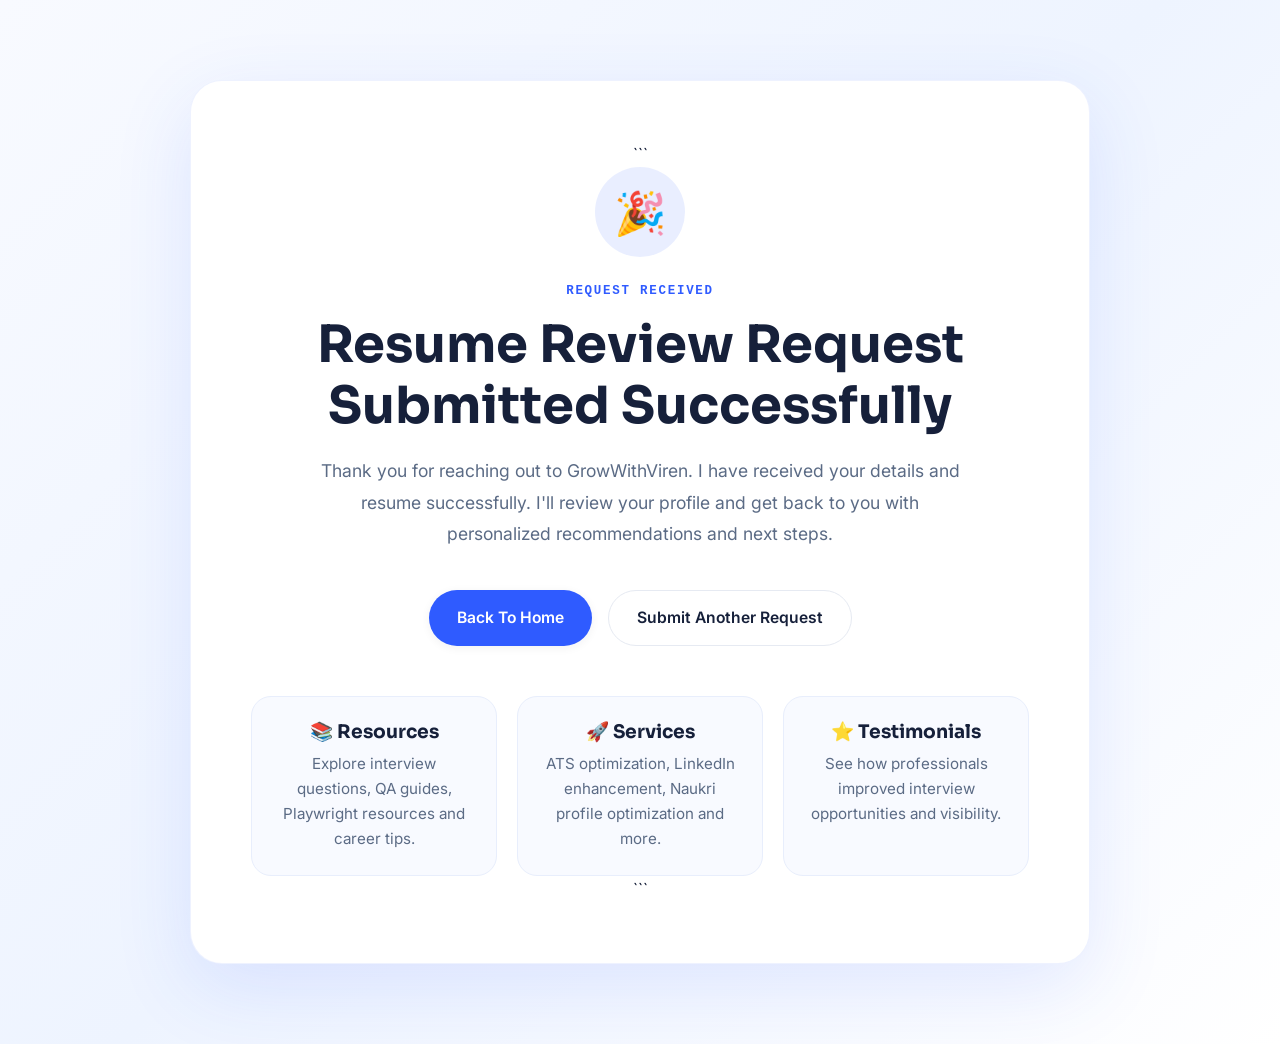
<file: success.html>
<!DOCTYPE html>

<html lang="en">
<head>
  <meta charset="UTF-8">
  <meta name="viewport" content="width=device-width, initial-scale=1.0">
  <title>Request Submitted | GrowWithViren</title>

  <link rel="preconnect" href="https://fonts.googleapis.com">
  <link rel="preconnect" href="https://fonts.gstatic.com" crossorigin>
  <link href="https://fonts.googleapis.com/css2?family=Sora:wght@400;500;600;700;800&family=Inter:wght@400;500;600;700&display=swap" rel="stylesheet">

  <link rel="stylesheet" href="css/style.css">

  <style>
    .success-page {
      min-height: 100vh;
      display: flex;
      align-items: center;
      justify-content: center;
      padding: 80px 24px;
      background: linear-gradient(
        135deg,
        #f8faff 0%,
        #eef4ff 50%,
        #ffffff 100%
      );
    }

    .success-card {
      max-width: 900px;
      width: 100%;
      background: #fff;
      border-radius: 32px;
      padding: 60px;
      text-align: center;
      box-shadow: 0 24px 80px rgba(47,91,255,0.12);
      border: 1px solid rgba(47,91,255,0.08);
    }

    .success-icon {
      width: 90px;
      height: 90px;
      margin: 0 auto 24px;
      border-radius: 50%;
      display: flex;
      align-items: center;
      justify-content: center;
      font-size: 42px;
      background: rgba(47,91,255,0.1);
    }

    .success-title {
      font-size: clamp(2rem, 4vw, 3.2rem);
      margin-bottom: 18px;
      color: var(--ink);
    }

    .success-text {
      font-size: 1.1rem;
      color: var(--ink-muted);
      max-width: 650px;
      margin: 0 auto 40px;
      line-height: 1.8;
    }

    .success-actions {
      display: flex;
      justify-content: center;
      flex-wrap: wrap;
      gap: 16px;
      margin-bottom: 50px;
    }

    .quick-links {
      display: grid;
      grid-template-columns: repeat(auto-fit, minmax(220px, 1fr));
      gap: 20px;
      margin-top: 40px;
    }

    .quick-link {
      padding: 24px;
      border-radius: 20px;
      background: #f8faff;
      border: 1px solid #e8eefc;
      text-decoration: none;
      transition: all .3s ease;
    }

    .quick-link:hover {
      transform: translateY(-4px);
      box-shadow: 0 12px 30px rgba(47,91,255,0.08);
    }

    .quick-link h3 {
      margin-bottom: 8px;
      color: var(--ink);
    }

    .quick-link p {
      color: var(--ink-muted);
      font-size: .95rem;
    }
  </style>

</head>
<body>

<section class="success-page">

  <div class="success-card">

```
<div class="success-icon">🎉</div>

<p class="eyebrow">Request Received</p>

<h1 class="success-title">
  Resume Review Request Submitted Successfully
</h1>

<p class="success-text">
  Thank you for reaching out to GrowWithViren.
  I have received your details and resume successfully.
  I'll review your profile and get back to you with personalized
  recommendations and next steps.
</p>

<div class="success-actions">
  <a href="/" class="btn btn--primary">
    Back To Home
  </a>

  <a href="/#contact" class="btn btn--ghost">
    Submit Another Request
  </a>
</div>

<div class="quick-links">

  <a href="/resources.html" class="quick-link">
    <h3>📚 Resources</h3>
    <p>
      Explore interview questions, QA guides,
      Playwright resources and career tips.
    </p>
  </a>

  <a href="/#services" class="quick-link">
    <h3>🚀 Services</h3>
    <p>
      ATS optimization, LinkedIn enhancement,
      Naukri profile optimization and more.
    </p>
  </a>

  <a href="/testimonials.html" class="quick-link">
    <h3>⭐ Testimonials</h3>
    <p>
      See how professionals improved
      interview opportunities and visibility.
    </p>
  </a>

</div>
```

  </div>

</section>

</body>
</html>
</file>
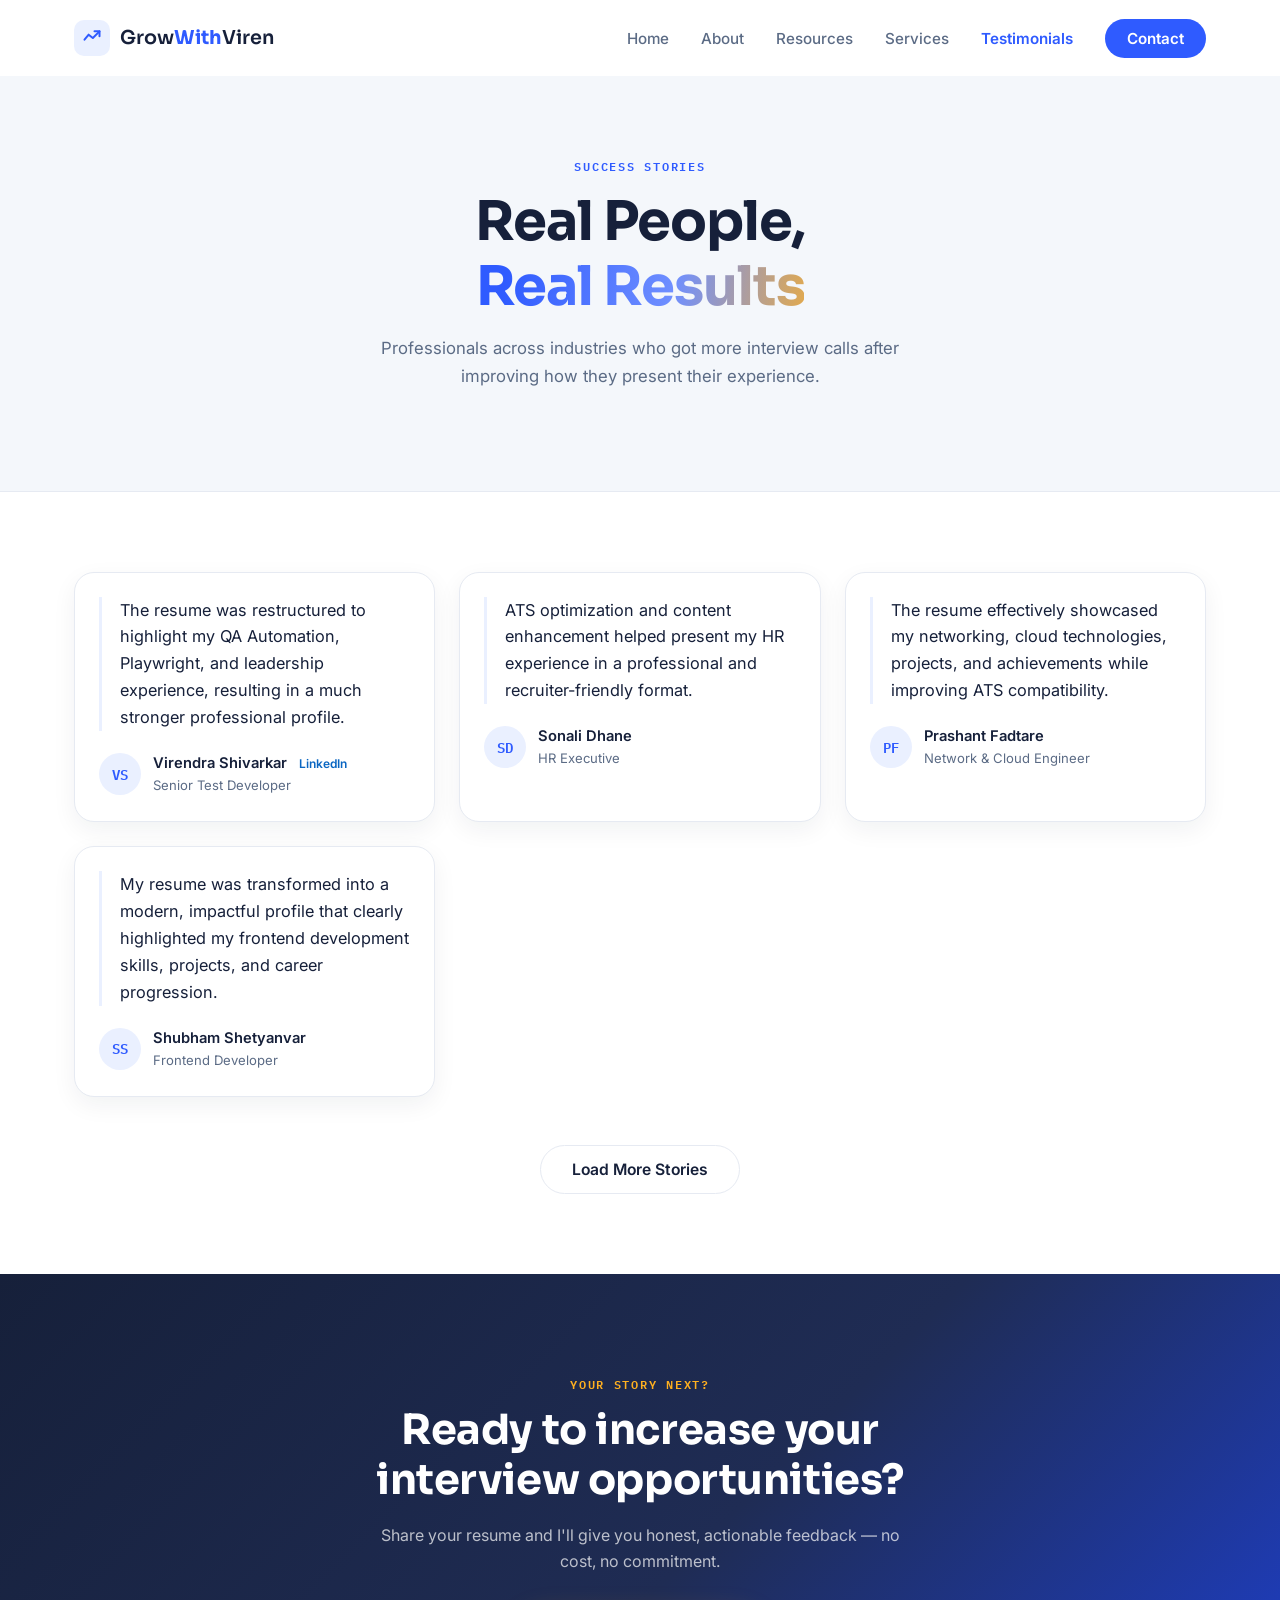
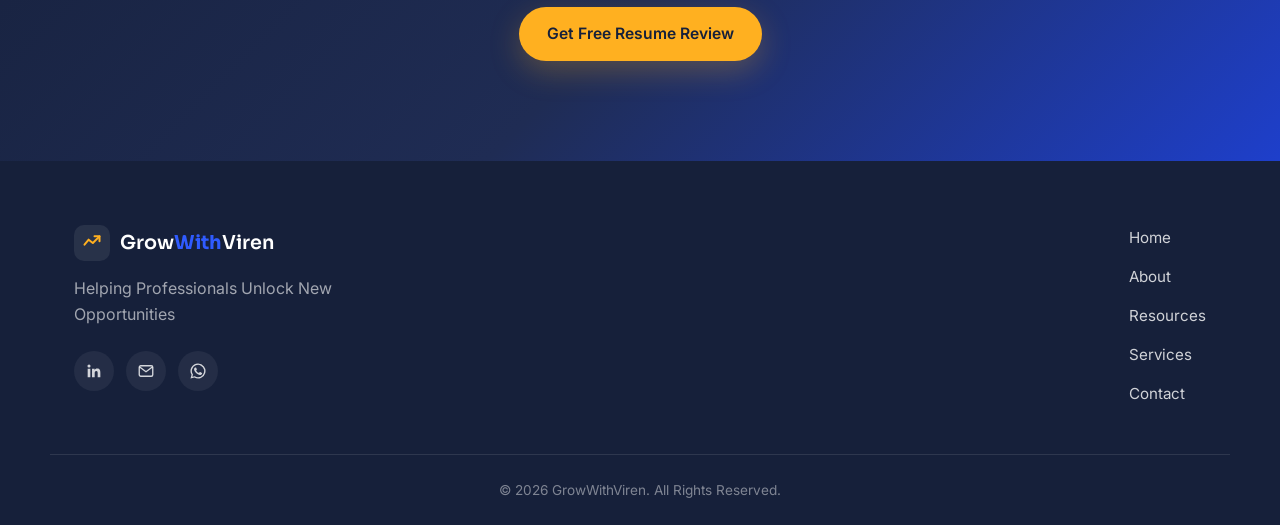
<file: testimonials.html>
<!DOCTYPE html>
<html lang="en">
<head>
  <meta charset="UTF-8">
  <meta name="viewport" content="width=device-width, initial-scale=1.0">
  <title>Success Stories | GrowWithViren</title>
  <meta name="description" content="Real stories from professionals who improved their resumes, LinkedIn profiles, and got more interview calls with help from GrowWithViren.">
  <link rel="canonical" href="https://www.growwithviren.com/testimonials.html">

  <link rel="icon" type="image/svg+xml" href="data:image/svg+xml,%3Csvg xmlns='http://www.w3.org/2000/svg' viewBox='0 0 100 100'%3E%3Crect rx='22' width='100' height='100' fill='%232F5BFF'/%3E%3Cpath d='M28 62 L42 38 L58 52 L72 30' stroke='white' stroke-width='8' fill='none' stroke-linecap='round' stroke-linejoin='round'/%3E%3C/svg%3E">
  <link rel="preconnect" href="https://fonts.googleapis.com">
  <link rel="preconnect" href="https://fonts.gstatic.com" crossorigin>
  <link href="https://fonts.googleapis.com/css2?family=Sora:wght@400;500;600;700;800&family=Inter:wght@400;500;600;700&family=IBM+Plex+Mono:wght@500;600&display=swap" rel="stylesheet">
  <link rel="stylesheet" href="css/style.css">
  <link rel="stylesheet" href="css/pages.css">
</head>
<body>

  <a class="skip-link" href="#main-content">Skip to main content</a>

  <header class="site-header" id="site-header">
    <nav class="navbar" aria-label="Primary navigation">
      <a href="index.html" class="navbar__logo" aria-label="GrowWithViren home">
        <span class="navbar__logo-mark" aria-hidden="true">
          <svg viewBox="0 0 24 24" fill="none"><path d="M3 14L8 8L13 12L21 4" stroke="currentColor" stroke-width="2.4" stroke-linecap="round" stroke-linejoin="round"/><path d="M15 4H21V10" stroke="currentColor" stroke-width="2.4" stroke-linecap="round" stroke-linejoin="round"/></svg>
        </span>
        <span class="navbar__logo-text">Grow<strong>With</strong>Viren</span>
      </a>
      <button class="navbar__toggle" id="navToggle" aria-expanded="false" aria-controls="navMenu" aria-label="Toggle navigation menu">
        <span class="navbar__toggle-bar"></span>
        <span class="navbar__toggle-bar"></span>
        <span class="navbar__toggle-bar"></span>
      </button>
      <ul class="navbar__menu" id="navMenu">
        <li><a href="index.html" class="navbar__link">Home</a></li>
        <li><a href="index.html#about" class="navbar__link">About</a></li>
        <li><a href="resources.html" class="navbar__link">Resources</a></li>
        <li><a href="index.html#services" class="navbar__link">Services</a></li>
        <li><a href="testimonials.html" class="navbar__link navbar__link--active">Testimonials</a></li>
        <li><a href="index.html#contact" class="navbar__link navbar__link--cta">Contact</a></li>
      </ul>
    </nav>
  </header>

  <main id="main-content">

    <section class="page-hero">
      <div class="container">
        <p class="eyebrow">Success Stories</p>
        <h1 class="page-hero__title">Real People,<br><span class="text-gradient">Real Results</span></h1>
        <p class="page-hero__subtitle">Professionals across industries who got more interview calls after improving how they present their experience.</p>
      </div>
    </section>

    <section class="page-section">
      <div class="container">
        <div class="testimonials__grid" id="testimonialsGrid">
          <!-- Cards injected by JS -->
        </div>

        <div class="load-more-wrap" id="loadMoreWrap" hidden>
          <button class="btn btn--ghost load-more-btn" id="loadMoreBtn">Load More Stories</button>
        </div>
      </div>
    </section>

    <section class="page-section page-section--dark">
      <div class="container" style="text-align:center; max-width:600px;">
        <p class="eyebrow eyebrow--light">Your Story Next?</p>
        <h2 class="section-title section-title--light">Ready to increase your interview opportunities?</h2>
        <p style="color:rgba(255,255,255,0.7); margin: 16px 0 32px;">Share your resume and I'll give you honest, actionable feedback — no cost, no commitment.</p>
        <a href="index.html#contact" class="btn btn--accent btn--pulse">Get Free Resume Review</a>
      </div>
    </section>

  </main>

  <footer class="site-footer">
    <div class="container site-footer__inner">
      <div class="site-footer__brand">
        <a href="index.html" class="navbar__logo navbar__logo--footer">
          <span class="navbar__logo-mark" aria-hidden="true">
            <svg viewBox="0 0 24 24" fill="none"><path d="M3 14L8 8L13 12L21 4" stroke="currentColor" stroke-width="2.4" stroke-linecap="round" stroke-linejoin="round"/><path d="M15 4H21V10" stroke="currentColor" stroke-width="2.4" stroke-linecap="round" stroke-linejoin="round"/></svg>
          </span>
          <span class="navbar__logo-text">Grow<strong>With</strong>Viren</span>
        </a>
        <p class="site-footer__tagline">Helping Professionals Unlock New Opportunities</p>
        <div class="site-footer__socials">
          <a href="#" class="social-icon" aria-label="LinkedIn"><svg viewBox="0 0 24 24" fill="currentColor" aria-hidden="true"><path d="M20.45 20.45h-3.55v-5.57c0-1.33-.02-3.04-1.85-3.04-1.85 0-2.13 1.45-2.13 2.94v5.67H9.37V9h3.41v1.56h.05c.48-.9 1.64-1.85 3.37-1.85 3.6 0 4.27 2.37 4.27 5.46v6.28ZM5.34 7.43a2.06 2.06 0 1 1 0-4.12 2.06 2.06 0 0 1 0 4.12ZM7.12 20.45H3.56V9h3.56v11.45Z"/></svg></a>
          <a href="mailto:hello@growwithviren.com" class="social-icon" aria-label="Email"><svg viewBox="0 0 24 24" fill="none" stroke="currentColor" aria-hidden="true"><rect x="3" y="5" width="18" height="14" rx="2" stroke-width="1.8"/><path d="m4 7 8 6 8-6" stroke-width="1.8" stroke-linecap="round" stroke-linejoin="round"/></svg></a>
          <a href="#" class="social-icon" aria-label="WhatsApp"><svg viewBox="0 0 24 24" fill="currentColor" aria-hidden="true"><path d="M12 2a10 10 0 0 0-8.6 15.1L2 22l5.06-1.33A10 10 0 1 0 12 2Zm0 18.2a8.16 8.16 0 0 1-4.17-1.14l-.3-.18-3 .79.8-2.92-.2-.3A8.18 8.18 0 1 1 12 20.2Zm4.52-6.13c-.25-.12-1.45-.71-1.67-.8-.22-.08-.39-.12-.55.12-.16.25-.63.8-.78.96-.14.16-.29.18-.54.06-.25-.12-1.04-.38-1.98-1.22-.73-.65-1.22-1.45-1.37-1.69-.14-.25-.02-.38.12-.5.12-.12.27-.31.41-.46.14-.16.18-.27.27-.45.09-.18.05-.34-.02-.46-.07-.12-.6-1.45-.83-1.98-.22-.52-.45-.45-.62-.46h-.53c-.18 0-.46.06-.7.32-.25.27-.96.94-.96 2.28 0 1.35.98 2.65 1.12 2.83.14.18 1.9 2.9 4.6 3.95 2.7 1.04 2.7.7 3.18.65.49-.05 1.45-.59 1.65-1.17.2-.58.2-1.07.14-1.17-.05-.1-.22-.16-.47-.28Z"/></svg></a>
        </div>
      </div>
      <nav class="site-footer__links" aria-label="Footer navigation">
        <a href="index.html">Home</a>
        <a href="index.html#about">About</a>
        <a href="resources.html">Resources</a>
        <a href="index.html#services">Services</a>
        <a href="index.html#contact">Contact</a>
      </nav>
    </div>
    <div class="site-footer__bottom">
      <p>&copy; <span id="currentYear"></span> GrowWithViren. All Rights Reserved.</p>
    </div>
  </footer>

  <script src="js/script.js"></script>
  <script src="js/testimonials.js"></script>
</body>
</html>
</file>
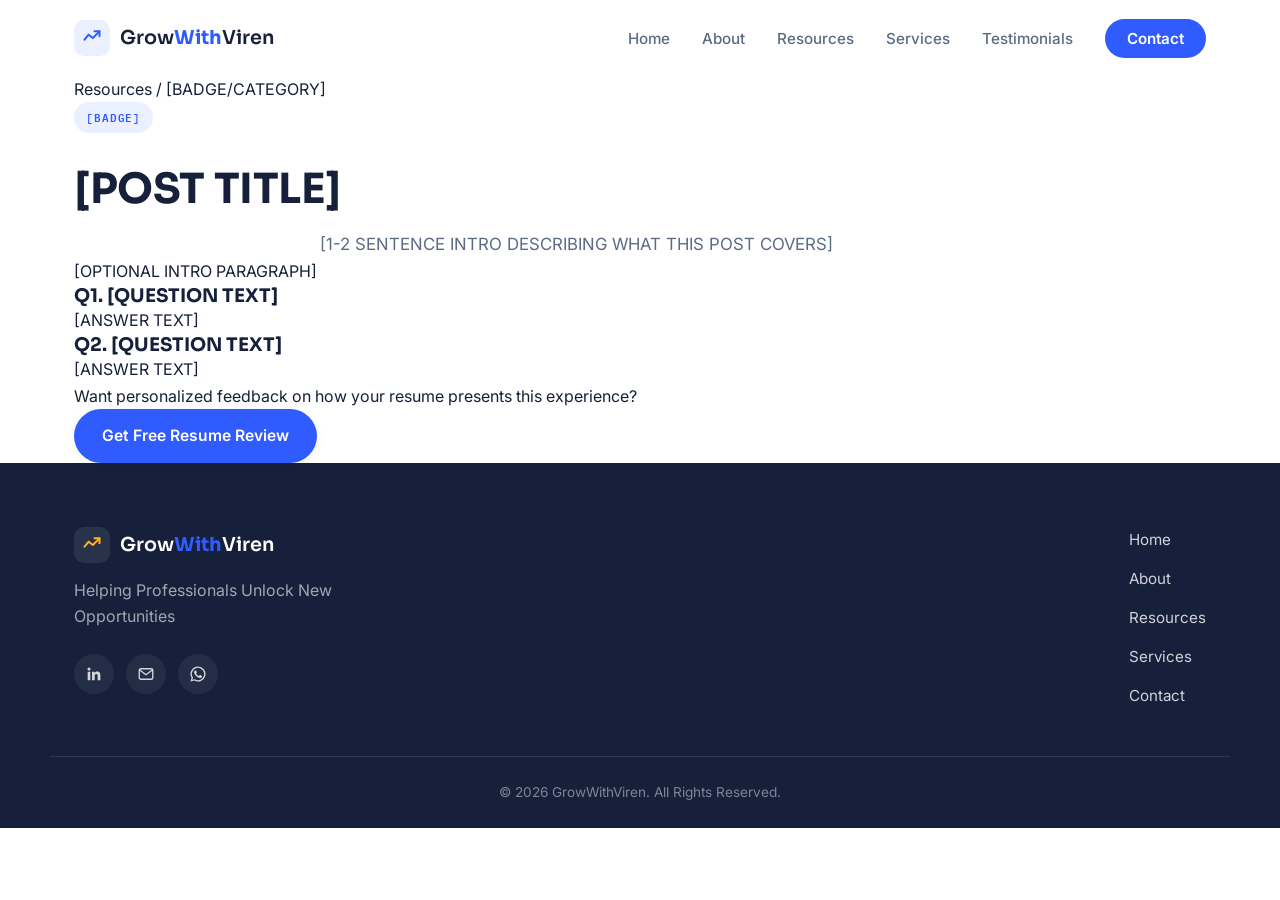
<file: resources/_post-template.html>
<!DOCTYPE html>
<!--
  ===========================================================
  POST TEMPLATE — copy this file to create a new resource post.

  Steps to publish a new post:
  1. Duplicate this file in /resources/ and rename it to your
     post's slug, e.g. top-cypress-interview-questions.html
  2. Replace every [PLACEHOLDER] below with real content.
  3. Add a matching entry to /data/resources-data.js
     (slug, badge, title, excerpt, date, url) at the TOP
     of the array.
  4. Save — the homepage and resources.html update automatically.
  ===========================================================
-->
<html lang="en">
<head>
  <meta charset="UTF-8">
  <meta name="viewport" content="width=device-width, initial-scale=1.0">

  <title>[POST TITLE] | GrowWithViren</title>
  <meta name="description" content="[1-2 SENTENCE SUMMARY FOR SEARCH RESULTS]">
  <link rel="canonical" href="https://www.growwithviren.com/resources/[slug].html">

  <meta property="og:type" content="article">
  <meta property="og:title" content="[POST TITLE] | GrowWithViren">
  <meta property="og:description" content="[1-2 SENTENCE SUMMARY]">
  <meta property="og:url" content="https://www.growwithviren.com/resources/[slug].html">

  <link rel="icon" type="image/svg+xml" href="data:image/svg+xml,%3Csvg xmlns='http://www.w3.org/2000/svg' viewBox='0 0 100 100'%3E%3Crect rx='22' width='100' height='100' fill='%232F5BFF'/%3E%3Cpath d='M28 62 L42 38 L58 52 L72 30' stroke='white' stroke-width='8' fill='none' stroke-linecap='round' stroke-linejoin='round'/%3E%3C/svg%3E">

  <link rel="preconnect" href="https://fonts.googleapis.com">
  <link rel="preconnect" href="https://fonts.gstatic.com" crossorigin>
  <link href="https://fonts.googleapis.com/css2?family=Sora:wght@400;500;600;700;800&amp;family=Inter:wght@400;500;600;700&amp;family=IBM+Plex+Mono:wght@500;600&amp;display=swap" rel="stylesheet">

  <link rel="stylesheet" href="../css/style.css">
</head>
<body>

  <a class="skip-link" href="#main-content">Skip to main content</a>

  <!-- ===================== HEADER / NAV ===================== -->
  <header class="site-header" id="site-header">
    <nav class="navbar" aria-label="Primary navigation">
      <a href="../index.html" class="navbar__logo" aria-label="GrowWithViren home">
        <span class="navbar__logo-mark" aria-hidden="true">
          <svg viewBox="0 0 24 24" fill="none" xmlns="http://www.w3.org/2000/svg">
            <path d="M3 14L8 8L13 12L21 4" stroke="currentColor" stroke-width="2.4" stroke-linecap="round" stroke-linejoin="round"/>
            <path d="M15 4H21V10" stroke="currentColor" stroke-width="2.4" stroke-linecap="round" stroke-linejoin="round"/>
          </svg>
        </span>
        <span class="navbar__logo-text">Grow<strong>With</strong>Viren</span>
      </a>

      <button class="navbar__toggle" id="navToggle" aria-expanded="false" aria-controls="navMenu" aria-label="Toggle navigation menu">
        <span class="navbar__toggle-bar"></span>
        <span class="navbar__toggle-bar"></span>
        <span class="navbar__toggle-bar"></span>
      </button>

      <ul class="navbar__menu" id="navMenu">
        <li><a href="../index.html#home" class="navbar__link">Home</a></li>
        <li><a href="../index.html#about" class="navbar__link">About</a></li>
        <li><a href="../resources.html" class="navbar__link">Resources</a></li>
        <li><a href="../index.html#services" class="navbar__link">Services</a></li>
        <li><a href="../index.html#testimonials" class="navbar__link">Testimonials</a></li>
        <li><a href="../index.html#contact" class="navbar__link navbar__link--cta">Contact</a></li>
      </ul>
    </nav>
  </header>

  <main id="main-content">

    <!-- ===================== PAGE HEADER ===================== -->
    <section class="page-header">
      <div class="container">
        <p class="breadcrumb"><a href="../resources.html">Resources</a> / [BADGE/CATEGORY]</p>
        <span class="resource-card__badge">[BADGE]</span>
        <h1 class="section-title" style="margin-top:16px;">[POST TITLE]</h1>
        <p class="section-subtitle" style="margin-left:auto;margin-right:auto;">[1-2 SENTENCE INTRO DESCRIBING WHAT THIS POST COVERS]</p>
      </div>
    </section>

    <!-- ===================== ARTICLE BODY ===================== -->
    <article class="article">
      <div class="container article__inner">

        <p>[OPTIONAL INTRO PARAGRAPH]</p>

        <!-- Repeat this block for each question -->
        <div class="qa-item">
          <h3><span class="qa-number">Q1.</span> [QUESTION TEXT]</h3>
          <p>[ANSWER TEXT]</p>
        </div>

        <div class="qa-item">
          <h3><span class="qa-number">Q2.</span> [QUESTION TEXT]</h3>
          <p>[ANSWER TEXT]</p>
        </div>
        <!-- /Repeat -->

        <div class="article__cta">
          <p>Want personalized feedback on how your resume presents this experience?</p>
          <a href="../index.html#contact" class="btn btn--primary">Get Free Resume Review</a>
        </div>

      </div>
    </article>

  </main>

  <!-- ===================== FOOTER ===================== -->
  <footer class="site-footer">
    <div class="container site-footer__inner">
      <div class="site-footer__brand">
        <a href="../index.html" class="navbar__logo navbar__logo--footer" aria-label="GrowWithViren home">
          <span class="navbar__logo-mark" aria-hidden="true">
            <svg viewBox="0 0 24 24" fill="none" xmlns="http://www.w3.org/2000/svg">
              <path d="M3 14L8 8L13 12L21 4" stroke="currentColor" stroke-width="2.4" stroke-linecap="round" stroke-linejoin="round"/>
              <path d="M15 4H21V10" stroke="currentColor" stroke-width="2.4" stroke-linecap="round" stroke-linejoin="round"/>
            </svg>
          </span>
          <span class="navbar__logo-text">Grow<strong>With</strong>Viren</span>
        </a>
        <p class="site-footer__tagline">Helping Professionals Unlock New Opportunities</p>

        <div class="site-footer__socials">
          <a href="#" class="social-icon" aria-label="LinkedIn">
            <svg viewBox="0 0 24 24" fill="currentColor" aria-hidden="true"><path d="M20.45 20.45h-3.55v-5.57c0-1.33-.02-3.04-1.85-3.04-1.85 0-2.13 1.45-2.13 2.94v5.67H9.37V9h3.41v1.56h.05c.48-.9 1.64-1.85 3.37-1.85 3.6 0 4.27 2.37 4.27 5.46v6.28ZM5.34 7.43a2.06 2.06 0 1 1 0-4.12 2.06 2.06 0 0 1 0 4.12ZM7.12 20.45H3.56V9h3.56v11.45Z"/></svg>
          </a>
          <a href="mailto:hello@growwithviren.com" class="social-icon" aria-label="Email">
            <svg viewBox="0 0 24 24" fill="none" stroke="currentColor" aria-hidden="true"><rect x="3" y="5" width="18" height="14" rx="2" stroke-width="1.8"/><path d="m4 7 8 6 8-6" stroke-width="1.8" stroke-linecap="round" stroke-linejoin="round"/></svg>
          </a>
          <a href="#" class="social-icon" aria-label="WhatsApp">
            <svg viewBox="0 0 24 24" fill="currentColor" aria-hidden="true"><path d="M12 2a10 10 0 0 0-8.6 15.1L2 22l5.06-1.33A10 10 0 1 0 12 2Zm0 18.2a8.16 8.16 0 0 1-4.17-1.14l-.3-.18-3 .79.8-2.92-.2-.3A8.18 8.18 0 1 1 12 20.2Zm4.52-6.13c-.25-.12-1.45-.71-1.67-.8-.22-.08-.39-.12-.55.12-.16.25-.63.8-.78.96-.14.16-.29.18-.54.06-.25-.12-1.04-.38-1.98-1.22-.73-.65-1.22-1.45-1.37-1.69-.14-.25-.02-.38.12-.5.12-.12.27-.31.41-.46.14-.16.18-.27.27-.45.09-.18.05-.34-.02-.46-.07-.12-.6-1.45-.83-1.98-.22-.52-.45-.45-.62-.46h-.53c-.18 0-.46.06-.7.32-.25.27-.96.94-.96 2.28 0 1.35.98 2.65 1.12 2.83.14.18 1.9 2.9 4.6 3.95 2.7 1.04 2.7.7 3.18.65.49-.05 1.45-.59 1.65-1.17.2-.58.2-1.07.14-1.17-.05-.1-.22-.16-.47-.28Z"/></svg>
          </a>
        </div>
      </div>

      <nav class="site-footer__links" aria-label="Footer navigation">
        <a href="../index.html#home">Home</a>
        <a href="../index.html#about">About</a>
        <a href="../resources.html">Resources</a>
        <a href="../index.html#services">Services</a>
        <a href="../index.html#contact">Contact</a>
      </nav>
    </div>

    <div class="site-footer__bottom">
      <p>&copy; <span id="currentYear"></span> GrowWithViren. All Rights Reserved.</p>
    </div>
  </footer>

  <script src="../js/script.js"></script>
</body>
</html>
</file>
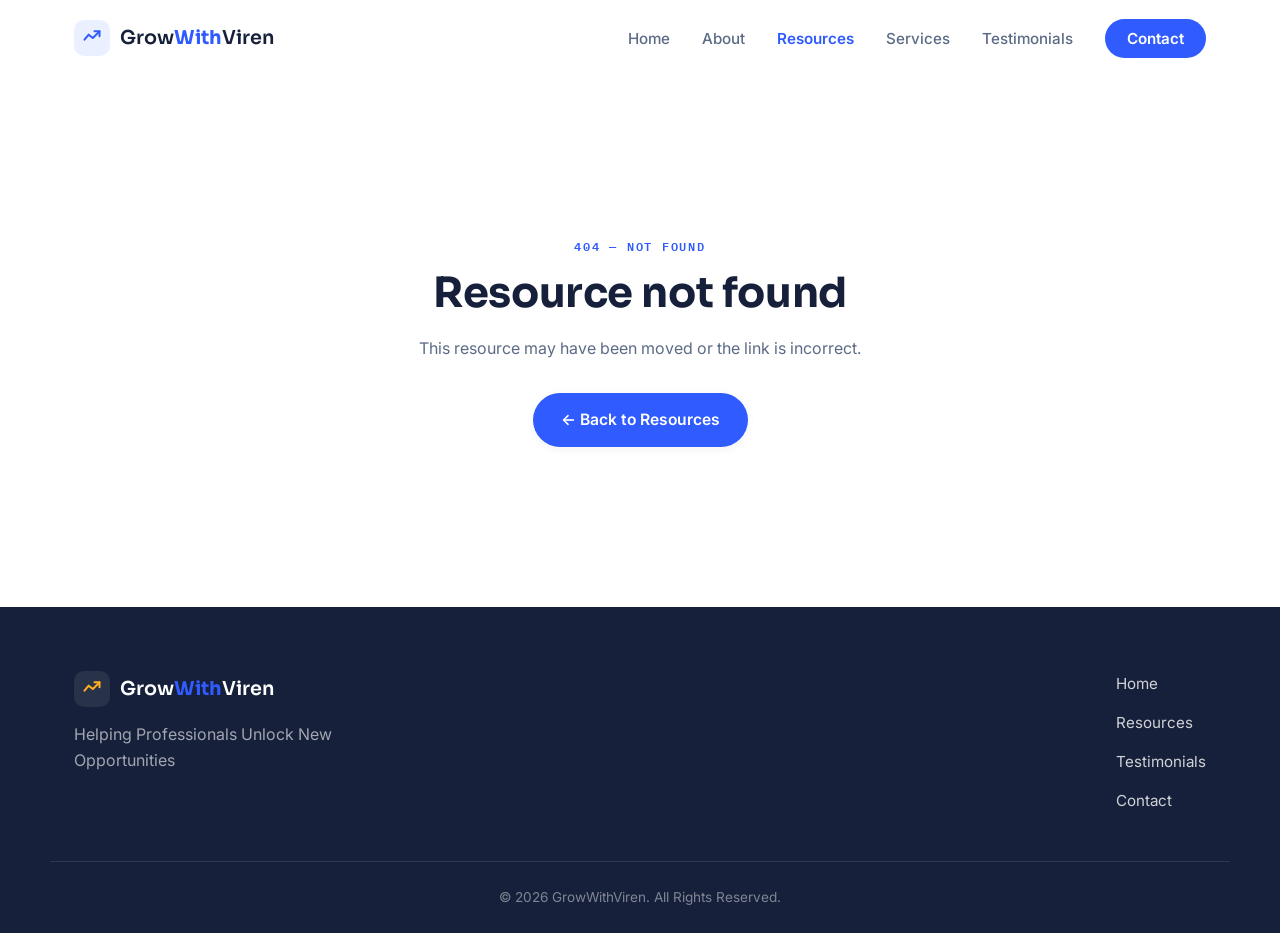
<file: resources/post.html>
<!DOCTYPE html>
<html lang="en">
<head>
  <meta charset="UTF-8">
  <meta name="viewport" content="width=device-width, initial-scale=1.0">

  <!-- Dynamic meta filled by JS -->
  <title>Loading... | GrowWithViren</title>
<meta name="description" content="">
<meta name="keywords" id="keywordsMeta" content="">

<meta property="og:title" content="">
<meta property="og:description" content="">
<meta property="og:url" content="">

<link rel="canonical" id="canonicalUrl" href="">  

  <link rel="icon" type="image/svg+xml" href="data:image/svg+xml,%3Csvg xmlns='http://www.w3.org/2000/svg' viewBox='0 0 100 100'%3E%3Crect rx='22' width='100' height='100' fill='%232F5BFF'/%3E%3Cpath d='M28 62 L42 38 L58 52 L72 30' stroke='white' stroke-width='8' fill='none' stroke-linecap='round' stroke-linejoin='round'/%3E%3C/svg%3E">
  <link rel="preconnect" href="https://fonts.googleapis.com">
  <link rel="preconnect" href="https://fonts.gstatic.com" crossorigin>
  <link href="https://fonts.googleapis.com/css2?family=Sora:wght@400;500;600;700;800&family=Inter:wght@400;500;600;700&family=IBM+Plex+Mono:wght@500;600&display=swap" rel="stylesheet">
  <link rel="stylesheet" href="../css/style.css">
  <link rel="stylesheet" href="../css/pages.css">
  <link rel="stylesheet" href="../css/post.css">
</head>
<body>

  <a class="skip-link" href="#main-content">Skip to main content</a>

  <header class="site-header" id="site-header">
    <nav class="navbar" aria-label="Primary navigation">
      <a href="../index.html" class="navbar__logo" aria-label="GrowWithViren home">
        <span class="navbar__logo-mark" aria-hidden="true">
          <svg viewBox="0 0 24 24" fill="none"><path d="M3 14L8 8L13 12L21 4" stroke="currentColor" stroke-width="2.4" stroke-linecap="round" stroke-linejoin="round"/><path d="M15 4H21V10" stroke="currentColor" stroke-width="2.4" stroke-linecap="round" stroke-linejoin="round"/></svg>
        </span>
        <span class="navbar__logo-text">Grow<strong>With</strong>Viren</span>
      </a>
      <button class="navbar__toggle" id="navToggle" aria-expanded="false" aria-controls="navMenu" aria-label="Toggle navigation menu">
        <span class="navbar__toggle-bar"></span>
        <span class="navbar__toggle-bar"></span>
        <span class="navbar__toggle-bar"></span>
      </button>
      <ul class="navbar__menu" id="navMenu">
        <li><a href="../index.html" class="navbar__link">Home</a></li>
        <li><a href="../index.html#about" class="navbar__link">About</a></li>
        <li><a href="../resources.html" class="navbar__link navbar__link--active">Resources</a></li>
        <li><a href="../index.html#services" class="navbar__link">Services</a></li>
        <li><a href="../testimonials.html" class="navbar__link">Testimonials</a></li>
        <li><a href="../index.html#contact" class="navbar__link navbar__link--cta">Contact</a></li>
      </ul>
    </nav>
  </header>

  <main id="main-content">

    <!-- Loading state -->
    <div id="postLoading" class="post-loading">
      <div class="spinner" aria-label="Loading post..."></div>
    </div>

    <!-- Error state -->
    <div id="postError" class="page-section" hidden>
      <div class="container" style="text-align:center; padding: 80px 24px;">
        <p class="eyebrow">404 — Not Found</p>
        <h1 class="section-title">Resource not found</h1>
        <p style="color:var(--ink-muted); margin: 16px 0 32px;">This resource may have been moved or the link is incorrect.</p>
        <a href="../resources.html" class="btn btn--primary">← Back to Resources</a>
      </div>
    </div>

    <!-- Post content — injected by JS -->
    <article id="postContent" hidden>

      <!-- Post header -->
      <section class="post-hero">
        <div class="container post-hero__inner">
          <nav class="breadcrumb">

  <a href="../index.html">Home</a>

  <span>›</span>

  <a href="../resources.html">Resources</a>

  <span>›</span>

  <span id="breadcrumbCategory"></span>

</nav>

<a href="../resources.html" class="post-back">
  ← All Resources
</a>
          <div class="post-hero__meta">
            <span class="resource-card__badge" id="postBadge"></span>
            <span class="post-meta-item" id="postDate"></span>
            <span class="post-meta-item" id="postReadTime"></span>
          </div>
          <h1 class="post-title" id="postTitle"></h1>
          <p class="post-subtitle" id="postSummary"></p>
        </div>
      </section>

      <!-- Q&A Content -->
      <section class="page-section">
        <div class="container post-layout">
          <div class="post-body" id="postBody">
            <!-- Q&A items injected here -->
          </div>

          <!-- Sidebar -->
          <aside class="post-sidebar">
            <div class="sidebar-card">
              <h3 class="sidebar-card__title">Want a resume that gets noticed?</h3>
              <p class="sidebar-card__text">Get a personalized ATS-friendly resume review — free.</p>
              <a href="../index.html#contact" class="btn btn--primary" style="width:100%; margin-top:16px; justify-content:center;">Request Free Review</a>
            </div>

            <div class="sidebar-card">

  <h3 class="sidebar-card__title">
    On This Page
  </h3>

  <ul class="toc-list" id="tocList">

  </ul>

</div>

            <div class="sidebar-card sidebar-card--soft" id="relatedPosts">
              <h3 class="sidebar-card__title">More Resources</h3>
              <ul class="related-list" id="relatedList">
                <!-- Injected by JS -->
              </ul>
            </div>
          </aside>
        </div>
      </section>

      <section class="page-section">
  <div class="container">

    <div class="share-buttons">

      <button id="shareLinkedIn" class="btn btn--ghost">
        Share on LinkedIn
      </button>

      <button id="shareWhatsApp" class="btn btn--ghost">
        Share on WhatsApp
      </button>

      <button id="copyLink" class="btn btn--primary">
        Copy Link
      </button>

    </div>

  </div>
</section>

      <!-- Post CTA -->
      <section class="page-section page-section--soft">
        <div class="container">
          <div class="cta-banner">
            <h3 class="cta-banner__title">Found this helpful? Share it with someone preparing for interviews.</h3>
            <a href="../index.html#contact" class="btn btn--accent btn--pulse">Get Resume Help</a>
          </div>
        </div>
      </section>

    </article>

  </main>

  <footer class="site-footer">
    <div class="container site-footer__inner">
      <div class="site-footer__brand">
        <a href="../index.html" class="navbar__logo navbar__logo--footer">
          <span class="navbar__logo-mark" aria-hidden="true">
            <svg viewBox="0 0 24 24" fill="none"><path d="M3 14L8 8L13 12L21 4" stroke="currentColor" stroke-width="2.4" stroke-linecap="round" stroke-linejoin="round"/><path d="M15 4H21V10" stroke="currentColor" stroke-width="2.4" stroke-linecap="round" stroke-linejoin="round"/></svg>
          </span>
          <span class="navbar__logo-text">Grow<strong>With</strong>Viren</span>
        </a>
        <p class="site-footer__tagline">Helping Professionals Unlock New Opportunities</p>
      </div>
      <nav class="site-footer__links" aria-label="Footer navigation">
        <a href="../index.html">Home</a>
        <a href="../resources.html">Resources</a>
        <a href="../testimonials.html">Testimonials</a>
        <a href="../index.html#contact">Contact</a>
      </nav>
    </div>
    <div class="site-footer__bottom">
      <p>&copy; <span id="currentYear"></span> GrowWithViren. All Rights Reserved.</p>
    </div>
  </footer>

  <script src="../js/script.js"></script>
  <script src="../js/post.js"></script>
</body>
</html>
</file>
<file: css/style.css>
/* =========================================================
   GrowWithViren — Stylesheet
   Design tokens, base styles, layout, components, animations
   ========================================================= */

/* ---------- Design Tokens ---------- */
:root {
  /* Color */
  --bg: #ffffff;
  --bg-soft: #f4f7fb;
  --bg-soft-2: #eef2f8;
  --ink: #16203a;
  
  --ink-muted: #5b6b85;
  --ink-faint: #8b97ad;
  --primary: #2f5bff;
  --primary-dark: #1e3fcb;
  --primary-light: #eaf0ff;
  --accent: #ffb020;
  --accent-dark: #e08e00;
  --border: #e6eaf2;
  --success: #1fae6f;
  --white: #ffffff;

  /* Typography */
  --font-display: "Sora", "Inter", system-ui, sans-serif;
  --font-body: "Inter", system-ui, sans-serif;
  --font-mono: "IBM Plex Mono", "SFMono-Regular", Consolas, monospace;

  /* Layout */
  --max-width: 1180px;
  --radius-sm: 10px;
  --radius-md: 16px;
  --radius-lg: 24px;
  --radius-pill: 999px;

  /* Shadow */
  --shadow-sm: 0 2px 10px rgba(22, 32, 58, 0.06);
  --shadow-md: 0 10px 30px rgba(22, 32, 58, 0.08);
  --shadow-lg: 0 20px 60px rgba(47, 91, 255, 0.12);

  /* Motion */
  --ease: cubic-bezier(0.22, 1, 0.36, 1);
  --t-fast: 0.2s;
  --t-base: 0.4s;
  --t-slow: 0.8s;

  /* Header */
  --header-h: 76px;
}

/* ---------- Reset & Base ---------- */
* {
  margin: 0;
  padding: 0;
  box-sizing: border-box;
}

html {
  scroll-behavior: smooth;
  scroll-padding-top: var(--header-h);
}

body {
  font-family: var(--font-body);
  color: var(--ink);
  background-color: var(--bg);
  line-height: 1.65;
  -webkit-font-smoothing: antialiased;
  text-rendering: optimizeLegibility;
}

img, svg {
  display: block;
  max-width: 100%;
}

a {
  color: inherit;
  text-decoration: none;
}

ul {
  list-style: none;
}

button {
  font-family: inherit;
  cursor: pointer;
  border: none;
  background: none;
}

h1, h2, h3, h4 {
  font-family: var(--font-display);
  font-weight: 700;
  line-height: 1.2;
  color: var(--ink);
}

.container {
  width: 100%;
  max-width: var(--max-width);
  margin: 0 auto;
  padding: 0 24px;
}

/* Respect reduced motion preference */
@media (prefers-reduced-motion: reduce) {
  *, *::before, *::after {
    animation-duration: 0.001ms !important;
    animation-iteration-count: 1 !important;
    transition-duration: 0.001ms !important;
    scroll-behavior: auto !important;
  }
}

/* Visible focus states for accessibility */
a:focus-visible,
button:focus-visible,
input:focus-visible,
select:focus-visible,
textarea:focus-visible {
  outline: 2px solid var(--primary);
  outline-offset: 3px;
  border-radius: var(--radius-sm);
}

/* Skip link */
.skip-link {
  position: absolute;
  left: -9999px;
  top: 0;
  background: var(--primary);
  color: var(--white);
  padding: 10px 18px;
  border-radius: var(--radius-sm);
  z-index: 1000;
}
.skip-link:focus {
  left: 16px;
  top: 16px;
}

/* ---------- Typography helpers ---------- */
.eyebrow {
  font-family: var(--font-mono);
  font-size: 0.78rem;
  font-weight: 600;
  letter-spacing: 0.14em;
  text-transform: uppercase;
  color: var(--primary);
  margin-bottom: 12px;
}
.eyebrow--light {
  color: var(--accent);
}

.section-title {
  font-size: clamp(1.8rem, 1.3rem + 2vw, 2.6rem);
  letter-spacing: -0.01em;
  margin-bottom: 16px;
}
.section-title--light {
  color: var(--white);
}

.section-subtitle {
  color: var(--ink-muted);
  font-size: 1.05rem;
  max-width: 640px;
}

.text-gradient {
  background: linear-gradient(100deg, var(--primary) 10%, #6f8fff 60%, var(--accent) 110%);
  -webkit-background-clip: text;
  background-clip: text;
  color: transparent;
}

.section-head {
  max-width: 700px;
  margin: 0 auto 56px;
  text-align: center;
}
.section-head--light {
  margin-left: auto;
  margin-right: auto;
}
.section-head .section-subtitle,
.section-head--light .section-subtitle {
  margin-left: auto;
  margin-right: auto;
}
.section-head .section-title,
.section-head--light .section-title {
  text-align: center;
}

/* ---------- Buttons ---------- */
.btn {
  display: inline-flex;
  align-items: center;
  justify-content: center;
  gap: 8px;
  padding: 14px 28px;
  border-radius: var(--radius-pill);
  font-weight: 600;
  font-size: 0.98rem;
  transition: transform var(--t-fast) var(--ease), box-shadow var(--t-fast) var(--ease), background-color var(--t-fast) var(--ease), color var(--t-fast) var(--ease);
  white-space: nowrap;
}
.btn--primary {
  background: var(--primary);
  color: var(--white);
  box-shadow: var(--shadow-sm);
}
.btn--primary:hover {
  background: var(--primary-dark);
  transform: translateY(-2px);
  box-shadow: var(--shadow-md);
}
.btn--ghost {
  background: transparent;
  color: var(--ink);
  border: 1.5px solid var(--border);
}
.btn--ghost:hover {
  border-color: var(--primary);
  color: var(--primary);
  transform: translateY(-2px);
}
.btn--accent {
  background: var(--accent);
  color: var(--ink);
  box-shadow: 0 10px 30px rgba(255, 176, 32, 0.25);
}
.btn--accent:hover {
  background: var(--accent-dark);
  transform: translateY(-2px);
}
.btn--block {
  width: 100%;
}

/* CTA pulse animation */
.btn--pulse {
  position: relative;
}
.btn--pulse::after {
  content: "";
  position: absolute;
  inset: 0;
  border-radius: var(--radius-pill);
  border: 2px solid currentColor;
  opacity: 0;
  animation: pulse-ring 2.6s var(--ease) infinite;
}
@keyframes pulse-ring {
  0% { opacity: 0.35; transform: scale(1); }
  80% { opacity: 0; transform: scale(1.18); }
  100% { opacity: 0; transform: scale(1.18); }
}

/* =========================================================
   HEADER / NAVIGATION
   ========================================================= */
.site-header {
  position: sticky;
  top: 0;
  z-index: 100;
  width: 100%;
  background: rgba(255, 255, 255, 0.85);
  backdrop-filter: blur(12px);
  transition: box-shadow var(--t-base) var(--ease), background-color var(--t-base) var(--ease);
}
.site-header.is-scrolled {
  background: rgba(255, 255, 255, 0.95);
  box-shadow: 0 4px 24px rgba(22, 32, 58, 0.06);
}

.navbar {
  max-width: var(--max-width);
  margin: 0 auto;
  padding: 0 24px;
  height: var(--header-h);
  display: flex;
  align-items: center;
  justify-content: space-between;
}

.navbar__logo {
  display: inline-flex;
  align-items: center;
  gap: 10px;
  font-family: var(--font-display);
  font-size: 1.2rem;
  font-weight: 600;
  color: var(--ink);
}
.navbar__logo-mark {
  display: inline-flex;
  align-items: center;
  justify-content: center;
  width: 36px;
  height: 36px;
  border-radius: var(--radius-sm);
  background: var(--primary-light);
  color: var(--primary);
}
.navbar__logo-mark svg {
  width: 20px;
  height: 20px;
}
.navbar__logo-text strong {
  color: var(--primary);
  font-weight: 700;
}

.navbar__menu {
  display: flex;
  align-items: center;
  gap: 32px;
}
.navbar__link {
  font-size: 0.95rem;
  font-weight: 500;
  color: var(--ink-muted);
  transition: color var(--t-fast) var(--ease);
  position: relative;
  padding: 6px 0;
}
.navbar__link::after {
  content: "";
  position: absolute;
  left: 0;
  bottom: -2px;
  width: 0;
  height: 2px;
  background: var(--primary);
  transition: width var(--t-fast) var(--ease);
}
.navbar__link:hover {
  color: var(--ink);
}
.navbar__link:hover::after {
  width: 100%;
}
.navbar__link--cta {
  color: var(--white);
  background: var(--primary);
  padding: 10px 22px;
  border-radius: var(--radius-pill);
  font-weight: 600;
}
.navbar__link--cta::after {
  display: none;
}
.navbar__link--cta:hover {
  background: var(--primary-dark);
  color: var(--white);
  transform: translateY(-1px);
}

.navbar__toggle {
  display: none;
  flex-direction: column;
  justify-content: center;
  gap: 5px;
  width: 40px;
  height: 40px;
  border-radius: var(--radius-sm);
}
.navbar__toggle-bar {
  display: block;
  width: 22px;
  height: 2px;
  background: var(--ink);
  margin: 0 auto;
  transition: transform var(--t-fast) var(--ease), opacity var(--t-fast) var(--ease);
  border-radius: 2px;
}
.navbar__toggle[aria-expanded="true"] .navbar__toggle-bar:nth-child(1) {
  transform: translateY(7px) rotate(45deg);
}
.navbar__toggle[aria-expanded="true"] .navbar__toggle-bar:nth-child(2) {
  opacity: 0;
}
.navbar__toggle[aria-expanded="true"] .navbar__toggle-bar:nth-child(3) {
  transform: translateY(-7px) rotate(-45deg);
}

@media (max-width: 860px) {
  .navbar__toggle {
    display: flex;
  }
  .navbar__menu {
    position: absolute;
    top: var(--header-h);
    left: 0;
    right: 0;
    flex-direction: column;
    align-items: stretch;
    gap: 0;
    background: var(--white);
    box-shadow: var(--shadow-md);
    max-height: 0;
    overflow: hidden;
    transition: max-height var(--t-base) var(--ease);
  }
  .navbar__menu.is-open {
    max-height: 420px;
  }
  .navbar__link {
    padding: 16px 24px;
    border-bottom: 1px solid var(--border);
    width: 100%;
  }
  .navbar__link::after {
    display: none;
  }
  .navbar__link--cta {
    margin: 16px 24px;
    text-align: center;
    border-radius: var(--radius-pill);
  }
}

/* =========================================================
   HERO
   ========================================================= */
.hero {
  position: relative;
  padding: 72px 0 110px;
  overflow: hidden;
}

.hero__bg {
  position: absolute;
  inset: 0;
  z-index: -1;
  overflow: hidden;
}
.hero__blob {
  position: absolute;
  border-radius: 50%;
  filter: blur(60px);
  opacity: 0.55;
}
.hero__blob--1 {
  width: 480px;
  height: 480px;
  top: -180px;
  right: -120px;
  background: radial-gradient(circle at 30% 30%, var(--primary-light), transparent 70%);
}
.hero__blob--2 {
  width: 360px;
  height: 360px;
  bottom: -140px;
  left: -100px;
  background: radial-gradient(circle at 60% 40%, #fff4de, transparent 70%);
}
.hero__grid {
  position: absolute;
  inset: 0;
  background-image:
    linear-gradient(to right, var(--border) 1px, transparent 1px),
    linear-gradient(to bottom, var(--border) 1px, transparent 1px);
  background-size: 64px 64px;
  opacity: 0.4;
  mask-image: radial-gradient(ellipse 70% 60% at 60% 20%, black 0%, transparent 70%);
}

.hero__inner {
  display: grid;
  grid-template-columns: 1.05fr 0.95fr;
  gap: 64px;
  align-items: center;
}

.hero__title {
  font-size: clamp(2.4rem, 1.6rem + 3.2vw, 3.6rem);
  letter-spacing: -0.02em;
  margin-bottom: 22px;
}

.hero__subtitle {
  color: var(--ink-muted);
  font-size: 1.08rem;
  max-width: 540px;
  margin-bottom: 36px;
}

.hero__actions {
  display: flex;
  flex-wrap: wrap;
  gap: 16px;
}

/* ---------- Hero Visual: Resume Scan Card (signature element) ---------- */
.hero__visual {
  position: relative;
  display: flex;
  justify-content: center;
  align-items: center;
  min-height: 420px;
}

.scan-card {
  position: relative;
  width: 100%;
  max-width: 360px;
  background: var(--white);
  border: 1px solid var(--border);
  border-radius: var(--radius-lg);
  box-shadow: var(--shadow-lg);
  padding: 22px;
  overflow: hidden;
}

.scan-card__header {
  display: flex;
  align-items: center;
  gap: 6px;
  margin-bottom: 18px;
}
.scan-card__dot {
  width: 9px;
  height: 9px;
  border-radius: 50%;
  background: var(--border);
}
.scan-card__title {
  margin-left: 10px;
  font-family: var(--font-mono);
  font-size: 0.75rem;
  color: var(--ink-faint);
}

.scan-card__body {
  display: flex;
  flex-direction: column;
  gap: 12px;
}
.scan-line {
  height: 10px;
  border-radius: var(--radius-pill);
  background: var(--bg-soft-2);
}
.scan-line--lg { width: 100%; }
.scan-line--md { width: 75%; }
.scan-line--sm { width: 45%; }

/* Animated scanning beam sweeping down the resume card */
.scan-card__beam {
  position: absolute;
  left: 0;
  right: 0;
  height: 90px;
  background: linear-gradient(
    to bottom,
    rgba(47, 91, 255, 0) 0%,
    rgba(47, 91, 255, 0.12) 45%,
    rgba(47, 91, 255, 0.28) 50%,
    rgba(47, 91, 255, 0.12) 55%,
    rgba(47, 91, 255, 0) 100%
  );
  top: -90px;
  animation: scan-sweep 4.5s ease-in-out infinite;
  pointer-events: none;
}
@keyframes scan-sweep {
  0% { top: -90px; }
  50% { top: 100%; }
  55% { top: 100%; }
  100% { top: -90px; }
}

/* Floating cards */
.float-card {
  position: absolute;
  display: flex;
  align-items: center;
  gap: 10px;
  background: var(--white);
  border: 1px solid var(--border);
  border-radius: var(--radius-md);
  box-shadow: var(--shadow-md);
  padding: 12px 16px;
  font-size: 0.85rem;
  font-weight: 500;
  animation: float-bob 6s ease-in-out infinite;
}
.float-card--score {
  top: 0;
  right: -10px;
  flex-direction: column;
  align-items: flex-start;
  gap: 6px;
  animation-delay: 0.2s;
}
.float-card--keyword {
  bottom: 86px;
  left: -36px;
  animation-delay: 1.2s;
}
.float-card--eye {
  bottom: 8px;
  right: -18px;
  animation-delay: 2.2s;
}

@keyframes float-bob {
  0%, 100% { transform: translateY(0); }
  50% { transform: translateY(-8px); }
}

.float-card__icon {
  font-size: 1.1rem;
  line-height: 1;
}
.float-card__label strong {
  color: var(--primary);
}

/* Score ring */
.float-card__ring {
  position: relative;
  display: inline-flex;
  width: 56px;
  height: 56px;
}
.float-card__ring svg {
  width: 56px;
  height: 56px;
  transform: rotate(-90deg);
}
.ring__bg, .ring__fg {
  fill: none;
  stroke-width: 3;
}
.ring__bg {
  stroke: var(--bg-soft-2);
}
.ring__fg {
  stroke: var(--success);
  stroke-linecap: round;
  stroke-dasharray: 97.4; /* circumference of r=15.5 */
  stroke-dashoffset: 3.9; /* 96% filled */
}
.float-card__ring-value {
  position: absolute;
  inset: 0;
  display: flex;
  align-items: center;
  justify-content: center;
  font-family: var(--font-mono);
  font-size: 0.75rem;
  font-weight: 600;
  color: var(--success);
}
.float-card__label {
  font-family: var(--font-mono);
  font-size: 0.7rem;
  letter-spacing: 0.06em;
  text-transform: uppercase;
  color: var(--ink-muted);
}

@media (max-width: 980px) {
  .hero__inner {
    grid-template-columns: 1fr;
    text-align: center;
    gap: 56px;
  }
  .hero__subtitle {
    margin-left: auto;
    margin-right: auto;
  }
  .hero__actions {
    justify-content: center;
  }
  .hero__visual {
    min-height: 380px;
  }
  .float-card--keyword {
    left: 0;
  }
  .float-card--eye,
  .float-card--score {
    right: 0;
  }
}

/* =========================================================
   ABOUT
   ========================================================= */
.about {
  padding: 100px 0;
}
.about__inner {
  display: grid;
  grid-template-columns: 0.85fr 1.15fr;
  gap: 64px;
  align-items: center;
}

.about__visual {
  display: flex;
  flex-direction: column;
  align-items: center;
  gap: 28px;
}
.about__photo {
    width: 320px;
    height: 320px;
    border-radius: 24px;
    overflow: hidden;
    background: #f5f7fb;
    box-shadow: 0 20px 40px rgba(0,0,0,0.08);
    position: relative;
}

.about__photo-image {
    width: 100%;
    height: 100%;
    object-fit: cover;
    display: block;
}

.about__photo:hover {
    transform: translateY(-6px);
    transition: all 0.3s ease;
}
.about__photo-initials {
  font-family: var(--font-display);
  font-size: 3.4rem;
  font-weight: 700;
  color: var(--primary);
}
.about__timeline {
  display: flex;
  gap: 10px;
}
.about__timeline-dot {
  width: 10px;
  height: 10px;
  border-radius: 50%;
  background: var(--bg-soft-2);
}
.about__timeline-dot--active {
  background: var(--primary);
  width: 28px;
  border-radius: var(--radius-pill);
}

.about__content p {
  color: var(--ink-muted);
  margin-bottom: 16px;
}
.about__lead {
  font-size: 1.15rem;
  color: var(--ink) !important;
}
.about__list {
  display: flex;
  flex-direction: column;
  gap: 10px;
  margin: 20px 0 24px;
}
.about__list li {
  display: flex;
  align-items: center;
  gap: 12px;
  color: var(--ink-muted);
  font-size: 0.96rem;
}
.about__list-icon {
  display: inline-flex;
  align-items: center;
  justify-content: center;
  width: 22px;
  height: 22px;
  border-radius: 50%;
  background: #fdecec;
  color: #d3554a;
  font-size: 0.7rem;
  flex-shrink: 0;
}

@media (max-width: 900px) {
  .about__inner {
    grid-template-columns: 1fr;
    text-align: center;
  }
  .about__list li {
    justify-content: center;
  }
  .about__content {
    text-align: left;
  }
}

/* =========================================================
   MISSION
   ========================================================= */
.mission {
  padding: 100px 0;
  background: var(--bg-soft);
}
.mission__grid {
  display: grid;
  grid-template-columns: repeat(4, 1fr);
  gap: 24px;
}
.mission-card {
  background: var(--white);
  border: 1px solid var(--border);
  border-radius: var(--radius-md);
  padding: 28px 24px;
  transition: transform var(--t-base) var(--ease), box-shadow var(--t-base) var(--ease), border-color var(--t-base) var(--ease);
}
.mission-card:hover {
  transform: translateY(-6px);
  box-shadow: var(--shadow-md);
  border-color: var(--primary-light);
}
.mission-card__icon {
  width: 48px;
  height: 48px;
  border-radius: var(--radius-sm);
  background: var(--primary-light);
  color: var(--primary);
  display: flex;
  align-items: center;
  justify-content: center;
  margin-bottom: 18px;
  transition: transform var(--t-base) var(--ease);
}
.mission-card__icon svg {
  width: 22px;
  height: 22px;
}
.mission-card:hover .mission-card__icon {
  transform: scale(1.08) rotate(-4deg);
}
.mission-card__title {
  font-size: 1.05rem;
  margin-bottom: 10px;
}
.mission-card__text {
  color: var(--ink-muted);
  font-size: 0.92rem;
}

@media (max-width: 980px) {
  .mission__grid {
    grid-template-columns: repeat(2, 1fr);
  }
}
@media (max-width: 600px) {
  .mission__grid {
    grid-template-columns: 1fr;
  }
}

/* =========================================================
   HOW I HELP
   ========================================================= */
.help {
  padding: 100px 0;
}
.help__grid {
  display: grid;
  grid-template-columns: repeat(4, 1fr);
  gap: 24px;
}
.help-card {
  position: relative;
  padding: 32px 24px;
  border-radius: var(--radius-md);
  border: 1px solid var(--border);
  background: linear-gradient(165deg, var(--white) 0%, var(--bg-soft) 100%);
  transition: transform var(--t-base) var(--ease), box-shadow var(--t-base) var(--ease);
}
.help-card:hover {
  transform: translateY(-6px);
  box-shadow: var(--shadow-md);
}
.help-card__badge {
  font-family: var(--font-mono);
  font-size: 0.85rem;
  font-weight: 600;
  color: var(--primary);
  background: var(--primary-light);
  display: inline-flex;
  align-items: center;
  justify-content: center;
  width: 38px;
  height: 38px;
  border-radius: var(--radius-sm);
  margin-bottom: 18px;
}
.help-card__title {
  font-size: 1.05rem;
  margin-bottom: 10px;
}
.help-card__text {
  color: var(--ink-muted);
  font-size: 0.92rem;
}

@media (max-width: 980px) {
  .help__grid {
    grid-template-columns: repeat(2, 1fr);
  }
}
@media (max-width: 600px) {
  .help__grid {
    grid-template-columns: 1fr;
  }
}

/* =========================================================
   STATS / SUCCESS JOURNEY
   ========================================================= */
.stats {
  padding: 100px 0;
  background: linear-gradient(135deg, var(--ink) 0%, #1f2c54 55%, var(--primary-dark) 100%);
  color: var(--white);
}
.stats .section-subtitle {
  color: rgba(255, 255, 255, 0.7);
}
.stats__grid {
  display: grid;
  grid-template-columns: repeat(4, 1fr);
  gap: 24px;
  text-align: center;
}
.stat {
  display: flex;
  flex-direction: column;
  gap: 8px;
  padding: 28px 16px;
  border-radius: var(--radius-md);
  border: 1px solid rgba(255, 255, 255, 0.1);
  background: rgba(255, 255, 255, 0.04);
}
.stat__value {
  font-family: var(--font-mono);
  font-size: clamp(2.2rem, 1.8rem + 1.5vw, 3rem);
  font-weight: 600;
  color: var(--accent);
}
.stat__label {
  font-size: 0.92rem;
  color: rgba(255, 255, 255, 0.75);
}

@media (max-width: 900px) {
  .stats__grid {
    grid-template-columns: repeat(2, 1fr);
  }
}
@media (max-width: 520px) {
  .stats__grid {
    grid-template-columns: 1fr;
  }
}

/* =========================================================
   RESOURCES
   ========================================================= */
.resources {
  padding: 100px 0;
}
.resources__grid {
  display: grid;
  grid-template-columns: repeat(3, 1fr);
  gap: 24px;
}
.resource-card {
  position: relative;
  padding: 28px 24px;
  border-radius: var(--radius-md);
  border: 1px solid var(--border);
  background: var(--white);
  transition: transform var(--t-base) var(--ease), box-shadow var(--t-base) var(--ease), border-color var(--t-base) var(--ease);
}
.resource-card:hover {
  transform: translateY(-6px);
  box-shadow: var(--shadow-md);
  border-color: var(--primary-light);
}
.resource-card__badge {
  display: inline-flex;
  font-family: var(--font-mono);
  font-size: 0.7rem;
  font-weight: 600;
  letter-spacing: 0.08em;
  text-transform: uppercase;
  padding: 6px 12px;
  border-radius: var(--radius-pill);
  background: var(--primary-light);
  color: var(--primary);
  margin-bottom: 16px;
}
.resource-card__title {
  font-size: 1.08rem;
  margin-bottom: 10px;
}
.resource-card__text {
  color: var(--ink-muted);
  font-size: 0.92rem;
  margin-bottom: 18px;
}
.resource-card__link {
  display: inline-flex;
  align-items: center;
  gap: 6px;
  font-weight: 600;
  font-size: 0.92rem;
  color: var(--primary);
  transition: gap var(--t-fast) var(--ease);
}
.resource-card__link span {
  transition: transform var(--t-fast) var(--ease);
}
.resource-card__link:hover span {
  transform: translateX(4px);
}

@media (max-width: 980px) {
  .resources__grid {
    grid-template-columns: repeat(2, 1fr);
  }
}
@media (max-width: 600px) {
  .resources__grid {
    grid-template-columns: 1fr;
  }
}

/* =========================================================
   TESTIMONIALS
   ========================================================= */
.testimonials {
  padding: 100px 0;
  background: var(--bg-soft);
}

.testimonials__grid {
    display: grid;
    grid-template-columns: repeat(3, 1fr);
    gap: 24px;
}

.testimonial-card {
    background: #ffffff;
    border: 1px solid #e6eaf2;
    border-radius: 20px;
    padding: 24px;

    display: flex;
    flex-direction: column;
    gap: 20px;

    box-shadow: 0 8px 24px rgba(22,32,58,0.06);

    transition:
      transform 0.3s ease,
      box-shadow 0.3s ease,
      border-color 0.3s ease;
}

.testimonial-card:hover {
    transform: translateY(-6px);
    box-shadow: 0 18px 40px rgba(47,91,255,0.12);
    border-color: var(--primary-light);
}


.testimonial-card__quote {
  font-size: 1.02rem;
  color: var(--ink);
  font-style: normal;
  position: relative;
  padding-left: 18px;
  border-left: 3px solid var(--primary-light);
}
.testimonial-card__author {
  display: flex;
  align-items: center;
  gap: 12px;
}
.testimonial-card__avatar {
  width: 42px;
  height: 42px;
  border-radius: 50%;
  background: var(--primary-light);
  color: var(--primary);
  display: flex;
  align-items: center;
  justify-content: center;
  font-family: var(--font-mono);
  font-weight: 600;
  font-size: 0.85rem;
  flex-shrink: 0;
}
.testimonial-card__meta {
  display: flex;
  flex-direction: column;
}
.testimonial-card__name {
  font-weight: 600;
  font-size: 0.92rem;
}
.testimonial-card__role {
  font-size: 0.82rem;
  color: var(--ink-muted);
}

@media (max-width: 980px) {
    .testimonials__grid {
        grid-template-columns: repeat(2, 1fr);
    }
}

@media (max-width: 600px) {
    .testimonials__grid {
        grid-template-columns: 1fr;
    }
}

/* =========================================================
   SERVICES
   ========================================================= */
.services {
  padding: 100px 0;
}
.services__grid {
  display: grid;
  grid-template-columns: repeat(4, 1fr);
  gap: 24px;
  margin-top: 8px;
}
.service-card {
  padding: 28px 22px;
  border-radius: var(--radius-md);
  border: 1px solid var(--border);
  background: var(--white);
  transition: transform var(--t-base) var(--ease), box-shadow var(--t-base) var(--ease), border-color var(--t-base) var(--ease);
}
.service-card:hover {
  transform: translateY(-6px);
  box-shadow: var(--shadow-md);
  border-color: var(--primary-light);
}
.service-card__title {
  font-size: 1.02rem;
  margin-bottom: 10px;
}
.service-card__text {
  color: var(--ink-muted);
  font-size: 0.92rem;
}

.services__pricing {
  text-align: center;
  margin-top: 40px;
  font-size: 1.1rem;
  color: var(--ink-muted);
}
.services__pricing strong {
  color: var(--primary);
  font-family: var(--font-mono);
  font-size: 1.2rem;
}

.cta-banner {
  margin-top: 64px;
  display: flex;
  flex-wrap: wrap;
  align-items: center;
  justify-content: space-between;
  gap: 24px;
  background: linear-gradient(120deg, var(--primary) 0%, #5b7dff 100%);
  border-radius: var(--radius-lg);
  padding: 48px;
  color: var(--white);
}
.cta-banner__title {
  color: var(--white);
  font-size: clamp(1.4rem, 1.2rem + 1vw, 1.9rem);
  max-width: 520px;
}

@media (max-width: 980px) {
  .services__grid {
    grid-template-columns: repeat(2, 1fr);
  }
}
@media (max-width: 600px) {
  .services__grid {
    grid-template-columns: 1fr;
  }
  .cta-banner {
    flex-direction: column;
    text-align: center;
    padding: 36px 24px;
  }
}

/* =========================================================
   CONTACT
   ========================================================= */
.contact {
  padding: 100px 0;
  background: var(--bg-soft);
}
.contact__inner {
  display: grid;
  grid-template-columns: 0.9fr 1.1fr;
  gap: 64px;
  align-items: start;
}
.contact__intro .section-subtitle {
  margin-left: 0;
}

.contact-form {
  background: var(--white);
  border: 1px solid var(--border);
  border-radius: var(--radius-lg);
  padding: 36px;
  box-shadow: var(--shadow-sm);
}
.form-row {
  display: grid;
  grid-template-columns: 1fr 1fr;
  gap: 20px;
}
.form-field {
  display: flex;
  flex-direction: column;
  gap: 8px;
  margin-bottom: 20px;
}
.form-field label {
  font-size: 0.88rem;
  font-weight: 600;
  color: var(--ink);
}
.form-field input,
.form-field select,
.form-field textarea {
  font-family: var(--font-body);
  font-size: 0.95rem;
  padding: 12px 14px;
  border-radius: var(--radius-sm);
  border: 1.5px solid var(--border);
  background: var(--bg-soft);
  color: var(--ink);
  transition: border-color var(--t-fast) var(--ease), background-color var(--t-fast) var(--ease);
}
.form-field input:focus,
.form-field select:focus,
.form-field textarea:focus {
  border-color: var(--primary);
  background: var(--white);
  outline: none;
}
.form-field textarea {
  resize: vertical;
  min-height: 110px;
}

.form-status {
  margin-top: 16px;
  font-size: 0.92rem;
  font-weight: 500;
  text-align: center;
  min-height: 1.2em;
  color: var(--success);
}

@media (max-width: 980px) {
  .contact__inner {
    grid-template-columns: 1fr;
  }
}
@media (max-width: 600px) {
  .form-row {
    grid-template-columns: 1fr;
  }
  .contact-form {
    padding: 24px;
  }
}

/* =========================================================
   FOOTER
   ========================================================= */
.site-footer {
  background: var(--ink);
  color: rgba(255, 255, 255, 0.8);
  padding: 64px 0 0;
}
.site-footer__inner {
  display: flex;
  flex-wrap: wrap;
  justify-content: space-between;
  gap: 48px;
  padding-bottom: 48px;
  border-bottom: 1px solid rgba(255, 255, 255, 0.1);
}
.navbar__logo--footer {
  color: var(--white);
}
.navbar__logo--footer .navbar__logo-mark {
  background: rgba(255, 255, 255, 0.08);
  color: var(--accent);
}
.site-footer__tagline {
  margin-top: 14px;
  color: rgba(255, 255, 255, 0.6);
  max-width: 320px;
}
.site-footer__socials {
  display: flex;
  gap: 12px;
  margin-top: 24px;
}
.social-icon {
  display: flex;
  align-items: center;
  justify-content: center;
  width: 40px;
  height: 40px;
  border-radius: 50%;
  background: rgba(255, 255, 255, 0.06);
  color: rgba(255, 255, 255, 0.8);
  transition: background-color var(--t-fast) var(--ease), color var(--t-fast) var(--ease), transform var(--t-fast) var(--ease);
}
.social-icon svg {
  width: 18px;
  height: 18px;
}
.social-icon:hover {
  background: var(--primary);
  color: var(--white);
  transform: translateY(-2px);
}

.site-footer__links {
  display: flex;
  flex-direction: column;
  gap: 14px;
  font-size: 0.95rem;
}
.site-footer__links a {
  transition: color var(--t-fast) var(--ease);
}
.site-footer__links a:hover {
  color: var(--white);
}

.site-footer__bottom {
  text-align: center;
  padding: 24px;
  font-size: 0.85rem;
  color: rgba(255, 255, 255, 0.45);
}

/* =========================================================
   SCROLL ANIMATIONS (fade-up)
   ========================================================= */
[data-animate="fade-up"] {
  opacity: 0;
  transform: translateY(28px);
  transition: opacity 0.7s var(--ease), transform 0.7s var(--ease);
  transition-delay: var(--animate-delay, 0s);
  will-change: opacity, transform;
}
[data-animate="fade-up"].is-visible {
  opacity: 1;
  transform: translateY(0);
}

.testimonial-linkedin {
    margin-left: 8px;
    font-size: 0.75rem;
    color: #0A66C2;
    text-decoration: none;
    font-weight: 600;
}

.testimonial-linkedin:hover {
    text-decoration: underline;
}
</file>
<file: css/pages.css>
/* =========================================================
   GrowWithViren — Inner Pages Shared Styles
   pages.css — used by resources.html, testimonials.html, resources/post.html
   ========================================================= */

/* ---------- Active nav link on inner pages ---------- */
.navbar__link--active {
  color: var(--primary) !important;
  font-weight: 600;
}

/* ---------- Page Hero ---------- */
.page-hero {
  padding: 80px 0 64px;
  background: var(--bg-soft);
  text-align: center;
  border-bottom: 1px solid var(--border);
}
.page-hero__title {
  font-size: clamp(2.2rem, 1.4rem + 3vw, 3.4rem);
  letter-spacing: -0.02em;
  margin-bottom: 16px;
}
.page-hero__subtitle {
  color: var(--ink-muted);
  font-size: 1.05rem;
  max-width: 540px;
  margin: 0 auto 36px;
}

/* ---------- Filter bar (resources) ---------- */
.filter-bar {
  display: flex;
  flex-wrap: wrap;
  justify-content: center;
  gap: 10px;
  margin-top: 8px;
}
.filter-btn {
  font-family: var(--font-body);
  font-size: 0.88rem;
  font-weight: 500;
  padding: 8px 20px;
  border-radius: var(--radius-pill);
  border: 1.5px solid var(--border);
  background: var(--white);
  color: var(--ink-muted);
  cursor: pointer;
  transition: all var(--t-fast) var(--ease);
}
.filter-btn:hover {
  border-color: var(--primary);
  color: var(--primary);
}
.filter-btn--active {
  background: var(--primary);
  border-color: var(--primary);
  color: var(--white);
}

/* ---------- Page sections ---------- */
.page-section {
  padding: 80px 0;
}
.page-section--soft {
  background: var(--bg-soft);
  border-top: 1px solid var(--border);
}
.page-section--dark {
  background: linear-gradient(135deg, var(--ink) 0%, #1f2c54 55%, var(--primary-dark) 100%);
  padding: 100px 0;
}

/* ---------- Load More ---------- */
.load-more-wrap {
  display: flex;
  justify-content: center;
  margin-top: 48px;
}
.load-more-btn {
  min-width: 200px;
}
.load-more-btn.is-loading {
  opacity: 0.6;
  pointer-events: none;
}

/* ---------- Empty state ---------- */
.empty-state {
  text-align: center;
  padding: 60px 24px;
  color: var(--ink-muted);
}

/* ---------- Resource card — read more arrow animation ---------- */
.resource-card__link span {
  display: inline-block;
  transition: transform var(--t-fast) var(--ease);
}
.resource-card__link:hover span {
  transform: translateX(5px);
}

/* ---------- Spinner ---------- */
.post-loading {
  display: flex;
  justify-content: center;
  align-items: center;
  min-height: 60vh;
}
.spinner {
  width: 40px;
  height: 40px;
  border-radius: 50%;
  border: 3px solid var(--border);
  border-top-color: var(--primary);
  animation: spin 0.8s linear infinite;
}
@keyframes spin {
  to { transform: rotate(360deg); }
}


/* =========================================================
   Resource Cards
   ========================================================= */

.resources__grid {
  display: grid;
  grid-template-columns: repeat(auto-fit, minmax(320px, 1fr));
  gap: 24px;
}

.resource-card {
  background: #ffffff;
  border-radius: 20px;
  padding: 24px;
  border: 1px solid #e5e7eb;
  box-shadow: 0 12px 32px rgba(0,0,0,0.08);

  transition:
    transform 0.3s ease,
    box-shadow 0.3s ease,
    opacity 0.5s ease;
}

.resource-card:hover {
  transform: translateY(-6px);
  box-shadow: 0 18px 40px rgba(0,0,0,0.12);
}

.resource-card.is-visible {
  opacity: 1 !important;
  transform: translateY(0) !important;
}

.resource-card__badge {
  display: inline-block;
  padding: 6px 12px;
  border-radius: 999px;
  background: #eef3ff;
  color: #2f5bff;
  font-size: 0.75rem;
  font-weight: 600;
  margin-bottom: 16px;
}

.resource-card__title {
  font-size: 1.2rem;
  margin-bottom: 12px;
}

.resource-card__text {
  color: var(--ink-muted);
  line-height: 1.6;
}


/* =========================================================
   Resource Search
   ========================================================= */

.resources-search {
  max-width: 600px;
  margin: 24px auto 0;
}

.resources-search__input {
  width: 100%;
  padding: 14px 18px;
  border-radius: 14px;
  border: 1px solid #d1d5db;
  font-size: 1rem;
  outline: none;
  transition: all 0.3s ease;
}

.resources-search__input:focus {
  border-color: #2f5bff;
  box-shadow: 0 0 0 4px rgba(47,91,255,0.12);
}


.resource-card__badges{
    display:flex;
    flex-wrap:wrap;
    gap:8px;
    margin-bottom:16px;
}
</file>
<file: css/post.css>
/* =========================================================
   GrowWithViren — Post Page Styles
   post.css — individual resource post layout
   ========================================================= */

/* ---------- Post hero ---------- */
.post-hero {
  padding: 56px 0 48px;
  background: var(--bg-soft);
  border-bottom: 1px solid var(--border);
}
.post-back {
  display: inline-flex;
  align-items: center;
  gap: 6px;
  font-size: 0.88rem;
  font-weight: 500;
  color: var(--ink-muted);
  margin-bottom: 20px;
  transition: color var(--t-fast) var(--ease), gap var(--t-fast) var(--ease);
}
.post-back:hover {
  color: var(--primary);
  gap: 10px;
}
.post-hero__meta {
  display: flex;
  align-items: center;
  flex-wrap: wrap;
  gap: 12px;
  margin-bottom: 20px;
}
.post-meta-item {
  font-family: var(--font-mono);
  font-size: 0.78rem;
  color: var(--ink-muted);
}
.post-title {
  font-size: clamp(1.8rem, 1.2rem + 2.5vw, 2.8rem);
  letter-spacing: -0.015em;
  margin-bottom: 16px;
  max-width: 800px;
}
.post-subtitle {
  color: var(--ink-muted);
  font-size: 1.05rem;
  max-width: 680px;
}

/* ---------- Post layout: body + sidebar ---------- */
.post-layout {
  display: grid;
  grid-template-columns: 1fr 320px;
  gap: 48px;
  align-items: start;
}

/* ---------- Q&A body ---------- */
.post-body {
  display: flex;
  flex-direction: column;
  gap: 0;
}
.qa-item {
  padding: 28px 0;
  border-bottom: 1px solid var(--border);
}
.qa-item:last-child {
  border-bottom: none;
}
.qa-question {
  font-size: 1.05rem;
  font-weight: 600;
  color: var(--ink);
  margin-bottom: 12px;
  display: flex;
  gap: 12px;
  align-items: flex-start;
}
.qa-question::before {
  content: "Q";
  display: inline-flex;
  align-items: center;
  justify-content: center;
  width: 26px;
  height: 26px;
  border-radius: 6px;
  background: var(--primary-light);
  color: var(--primary);
  font-family: var(--font-mono);
  font-size: 0.75rem;
  font-weight: 700;
  flex-shrink: 0;
  margin-top: 1px;
}
.qa-answer {
  color: var(--ink-muted);
  font-size: 0.97rem;
  line-height: 1.75;
  padding-left: 38px;
}

.qa-item.no-answer {
  padding-top: 12px;
  padding-bottom: 12px;
  border-bottom: none;
}

.qa-item.no-answer .qa-question {
  margin-bottom: 0;
}

/* ---------- Sidebar ---------- */
.post-sidebar {
  position: sticky;
  top: calc(var(--header-h) + 24px);
  display: flex;
  flex-direction: column;
  gap: 20px;
}
.sidebar-card {
  background: var(--white);
  border: 1px solid var(--border);
  border-radius: var(--radius-md);
  padding: 24px;
}
.sidebar-card--soft {
  background: var(--bg-soft);
}
.sidebar-card__title {
  font-size: 1rem;
  margin-bottom: 10px;
}
.sidebar-card__text {
  font-size: 0.9rem;
  color: var(--ink-muted);
}

/* Related posts list */
.related-list {
  display: flex;
  flex-direction: column;
  gap: 10px;
  margin-top: 14px;
}
.related-list a {
  display: flex;
  align-items: center;
  gap: 8px;
  font-size: 0.88rem;
  font-weight: 500;
  color: var(--ink-muted);
  transition: color var(--t-fast) var(--ease);
  line-height: 1.4;
}
.related-list a::before {
  content: "";
  display: inline-block;
  width: 6px;
  height: 6px;
  border-radius: 50%;
  background: var(--border);
  flex-shrink: 0;
  transition: background var(--t-fast) var(--ease);
}
.related-list a:hover {
  color: var(--primary);
}
.related-list a:hover::before {
  background: var(--primary);
}

/* ---------- Responsive post layout ---------- */
@media (max-width: 900px) {
  .post-layout {
    grid-template-columns: 1fr;
  }
  .post-sidebar {
    position: static;
  }
}

/* =========================================================
   Hidden State Fix
   ========================================================= */

#postLoading[hidden] {
  display: none !important;
}

#postContent[hidden] {
  display: none !important;
}

#postError[hidden] {
  display: none !important;
}

/* =========================================================
   Breadcrumb Navigation
   ========================================================= */

.breadcrumb {
  display: flex;
  align-items: center;
  gap: 8px;

  margin-bottom: 18px;

  font-size: 0.85rem;
  color: var(--ink-muted);

  flex-wrap: wrap;
}

.breadcrumb a {
  color: var(--ink-muted);
  text-decoration: none;

  transition: color 0.3s ease;
}

.breadcrumb a:hover {
  color: var(--primary);
}

.breadcrumb span:last-child {
  color: var(--primary);
  font-weight: 600;
}


/* =========================================================
   Table Of Contents
   ========================================================= */

.toc-list {
  display: flex;
  flex-direction: column;
  gap: 10px;

  margin-top: 12px;
}

.toc-list li {
  list-style: none;
}

.toc-list a {
  color: var(--ink-muted);

  text-decoration: none;

  font-size: 0.9rem;

  line-height: 1.5;

  transition: all .3s ease;
}

.toc-list a:hover {
  color: var(--primary);

  padding-left: 4px;
}


/* =========================================================
   Share Buttons
   ========================================================= */

.share-buttons {
  display: flex;
  gap: 12px;
  flex-wrap: wrap;
  justify-content: center;
}

/* Code Block */

.qa-code {
  background: #ffffff;
  border: 1px solid #d1d5db;
  color: #111827;

  padding: 18px;
  border-radius: 12px;

  margin: 16px 0 0 38px;

  font-family: Consolas, Monaco, monospace;
  font-size: 14px;
  line-height: 1.6;

  overflow-x: auto;
  white-space: pre-wrap;
  word-break: break-word;
}
</file>
